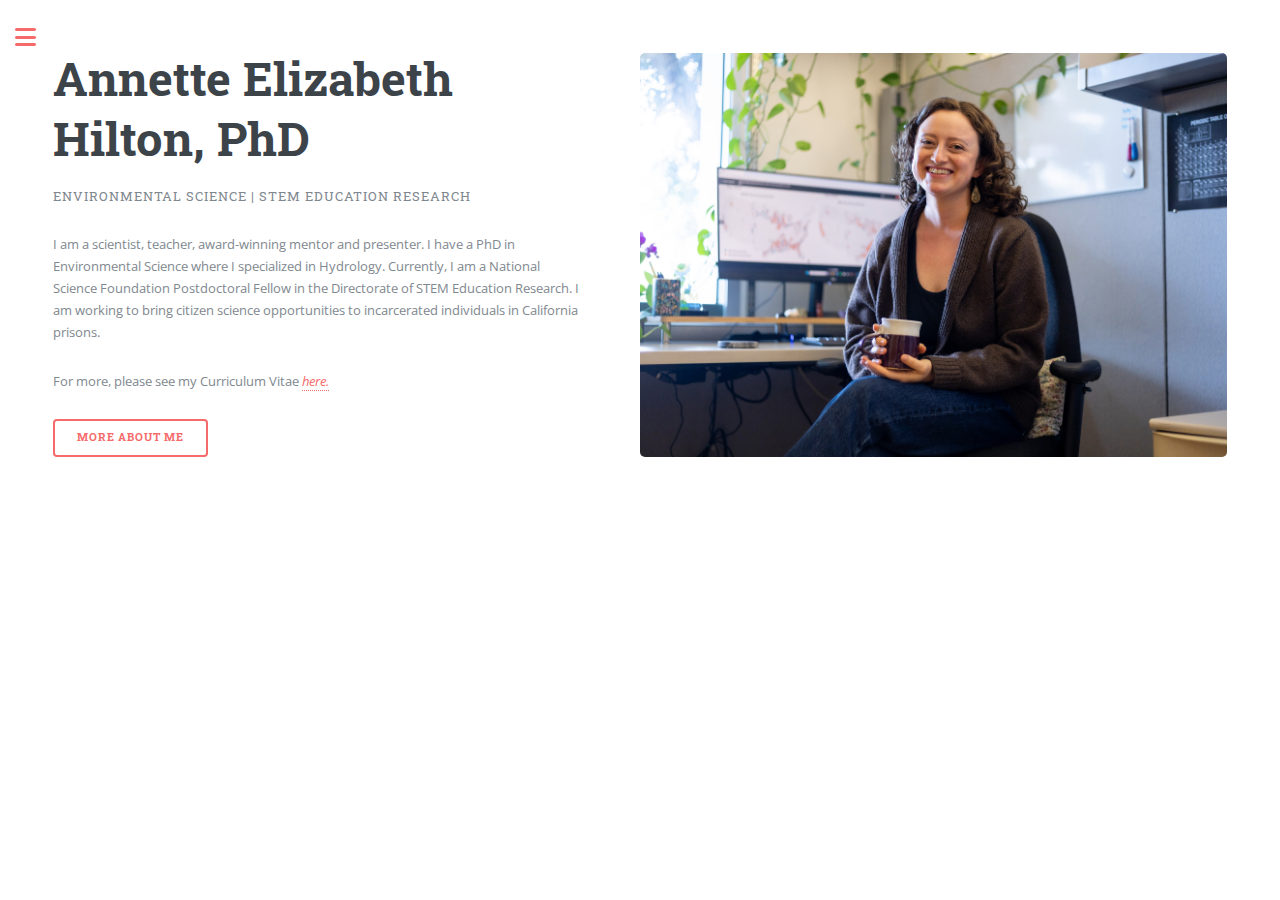
<file: index.html>
<!DOCTYPE HTML>
<html>
	<head>
		<title>Annette Hilton</title>
		<meta charset="utf-8" />
		<meta name="viewport" content="width=device-width, initial-scale=1, user-scalable=no" />
		<link rel="stylesheet" href="assets/css/main.css" />
		<!-- Link to Font Awesome -->
		<link rel="stylesheet" href="https://cdnjs.cloudflare.com/ajax/libs/font-awesome/6.0.0-beta3/css/all.min.css">
	</head>
	<body class="is-preload">

		<!-- Wrapper -->
			<div id="wrapper">

				<!-- Main -->
					<div id="main">
						<div class="inner">

							<!-- Banner -->
								<section id="banner">
									<div class="content">
										<header>
											<h1>Annette Elizabeth Hilton, PhD<br />
											</h1>
											<p>Environmental Science | STEM Education Research</p>
										</header>
										<p>I am a scientist, teacher, award-winning mentor and presenter. I have a PhD in Environmental Science where I specialized in Hydrology. Currently, I am a National Science Foundation Postdoctoral Fellow in the Directorate of STEM  Education Research. I am working to bring citizen science opportunities to incarcerated individuals in California prisons. </p>
										<p>For more, please see my Curriculum Vitae <a href="https://drive.google.com/file/d/1hvPy5SDttk682vygp_-8cpGNYX1-qVdU/view?usp=sharing"><i>here.</i></a></p>
										<ul class="actions">
											<li><a href="about.html" class="button big">More About Me</a></li>
										</ul>
									</div>
									<span class="image object">
										<img src="images/me_main_small.jpg" alt="" />
									</span>
								</section>


						</div>
					</div>

				<!-- Sidebar -->
					<div id="sidebar">
						<div class="inner">

							<!-- Menu -->
								<nav id="menu">
									<header class="major">
										<h2>Menu</h2>
									</header>
									<ul>
										<li><a href="index.html">Homepage</a></li>
										<li><a href="research.html">Research</a></li>
										<li><a href="teach_mentor.html">Teaching & Mentorship</a></li>
										<li><a href="equity.html">Education & Advocacy</a></li>
										<li><a href="sci_com.html">Science Communication</a></li>
									</ul>
								</nav>
								
						<!-- Section -->
								<section>
								    <header class="major">
								        <h2>Get in touch</h2>
								    </header>
								    <ul class="contact" style="line-height: 1.2; margin: 0; padding: 0;">
								        <li>
								            <i class="icon solid fa-envelope"></i> 
								            <a href="#">ahilton@ucsb.edu</a>
								        </li>
								        <li>
								            <i class="fa-brands fa-linkedin"></i> 
								            <a href="https://www.linkedin.com/in/annette-hilton">LinkedIn</a>
								        </li>
								        <li>
								            <i class="icon solid fa-home"></i> 
								            UC Davis Center for<br />
								            Community and Citizen Science<br />
								            Davis, CA 95618
								        </li>
								    </ul>
								</section>


							<!-- Footer -->
								<footer id="footer">
									<p class="copyright">&copy; Annette Hilton. All rights reserved. Design: <a href="https://html5up.net">HTML5 UP</a>.</p>
								</footer>

						</div>
					</div>

			</div>

		<!-- Scripts -->
			<script src="assets/js/jquery.min.js"></script>
			<script src="assets/js/browser.min.js"></script>
			<script src="assets/js/breakpoints.min.js"></script>
			<script src="assets/js/util.js"></script>
			<script src="assets/js/main.js"></script>

	</body>
</html>
</file>
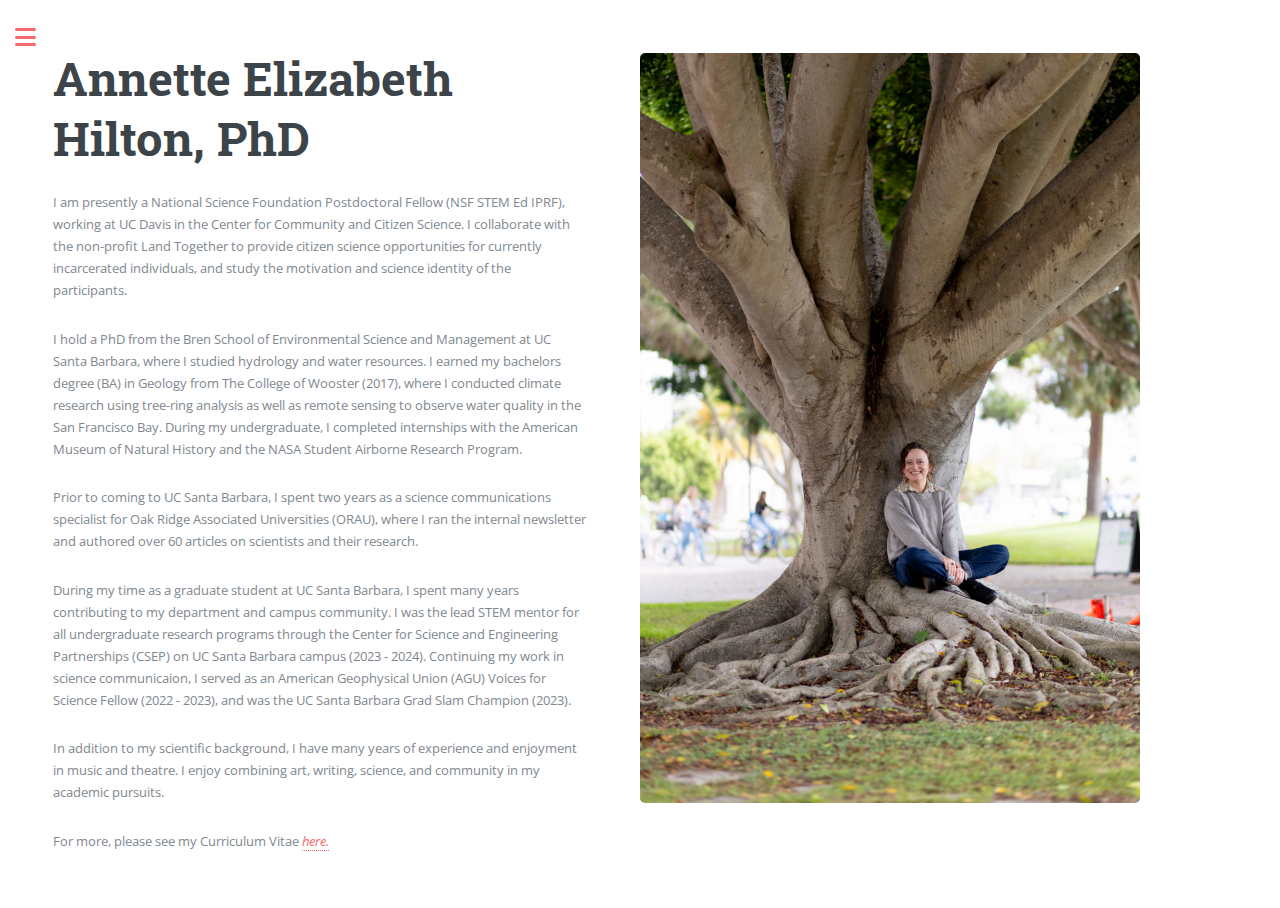
<file: about.html>
<!DOCTYPE HTML>
<html>
	<head>
		<title>Annette Hilton</title>
		<meta charset="utf-8" />
		<meta name="viewport" content="width=device-width, initial-scale=1, user-scalable=no" />
		<link rel="stylesheet" href="assets/css/main.css" />
		<!-- Link to Font Awesome -->
		<link rel="stylesheet" href="https://cdnjs.cloudflare.com/ajax/libs/font-awesome/6.0.0-beta3/css/all.min.css">
	</head>
	<body class="is-preload">

		<!-- Wrapper -->
			<div id="wrapper">

				<!-- Main -->
					<div id="main">
						<div class="inner">

							<!-- Banner -->
								<section id="banner">
									<div class="content">
										<header>
											<h1>Annette Elizabeth Hilton, PhD<br />
											</h1>
											
										</header>
										<p>I am presently a National Science Foundation Postdoctoral Fellow (NSF STEM Ed IPRF), working at UC Davis in the Center for Community and Citizen Science. I collaborate with the non-profit Land Together to provide citizen science opportunities for currently incarcerated individuals, and study the  motivation and science identity of the participants.</p>

										<p>I hold a PhD from the Bren School of Environmental Science and Management at UC Santa Barbara, where I studied hydrology and water resources. I earned my bachelors degree (BA) in Geology from The College of Wooster (2017), where I conducted climate research using tree-ring analysis as well as remote sensing to observe water quality in the San Francisco Bay. During my undergraduate, I completed internships with the American Museum of Natural History and the NASA Student Airborne Research Program. </p>
										<p> Prior to coming to UC Santa Barbara, I spent two years as a science communications specialist for Oak Ridge Associated Universities (ORAU), where I ran the internal newsletter and authored over 60 articles on scientists and their research.</p>

										<p>During my time as a graduate student at UC Santa Barbara, I spent many years contributing to my department and campus community. I was the lead STEM mentor for all undergraduate research programs through the Center for Science and Engineering Partnerships (CSEP) on UC Santa Barbara campus (2023 - 2024). Continuing my work in science communicaion, I served as an American Geophysical Union (AGU) Voices for Science Fellow (2022 - 2023), and was the UC Santa Barbara Grad Slam Champion (2023). 


										<p>In addition to my scientific background, I have many years of experience and enjoyment in music and theatre. I enjoy combining art, writing, science, and community in my academic pursuits.</p>
										<p>For more, please see my Curriculum Vitae <a href="https://drive.google.com/file/d/1hvPy5SDttk682vygp_-8cpGNYX1-qVdU/view?usp=sharing"><i>here.</i></a></p>

									</div>
									<span class="image object">
									<img src="images/aboutme.jpg" alt="" style="max-width: 500px; height: auto;" />
									</span>

								</section>

						</div>
					</div>

				<!-- Sidebar -->
					<div id="sidebar">
						<div class="inner">

							<!-- Menu -->
								<nav id="menu">
									<header class="major">
										<h2>Menu</h2>
									</header>
									<ul>
										<li><a href="index.html">Homepage</a></li>
										<li><a href="research.html">Research</a></li>
										<li><a href="teach_mentor.html">Teaching & Mentorship</a></li>
										<li><a href="equity.html">Education & Advocacy</a></li>
										<li><a href="sci_com.html">Science Communication</a></li>
									</ul>
								</nav>
								
						<!-- Section -->
								<section>
								    <header class="major">
								        <h2>Get in touch</h2>
								    </header>
								    <ul class="contact" style="line-height: 1.2; margin: 0; padding: 0;">
								        <li>
								            <i class="icon solid fa-envelope"></i> 
								            <a href="#">ahilton@ucsb.edu</a>
								        </li>
								        <li>
								            <i class="fa-brands fa-linkedin"></i> 
								            <a href="https://www.linkedin.com/in/annette-hilton">LinkedIn</a>
								        </li>
								        <li>
								            <i class="icon solid fa-home"></i> 
								            UC Davis Center for<br />
								            Community and Citizen Science<br />
								            Davis, CA 95618
								        </li>
								    </ul>
								</section>


							<!-- Footer -->
								<footer id="footer">
									<p class="copyright">&copy; Annette Hilton. All rights reserved. Design: <a href="https://html5up.net">HTML5 UP</a>.</p>
								</footer>

						</div>
					</div>

			</div>

		<!-- Scripts -->
			<script src="assets/js/jquery.min.js"></script>
			<script src="assets/js/browser.min.js"></script>
			<script src="assets/js/breakpoints.min.js"></script>
			<script src="assets/js/util.js"></script>
			<script src="assets/js/main.js"></script>

	</body>
</html>
</file>
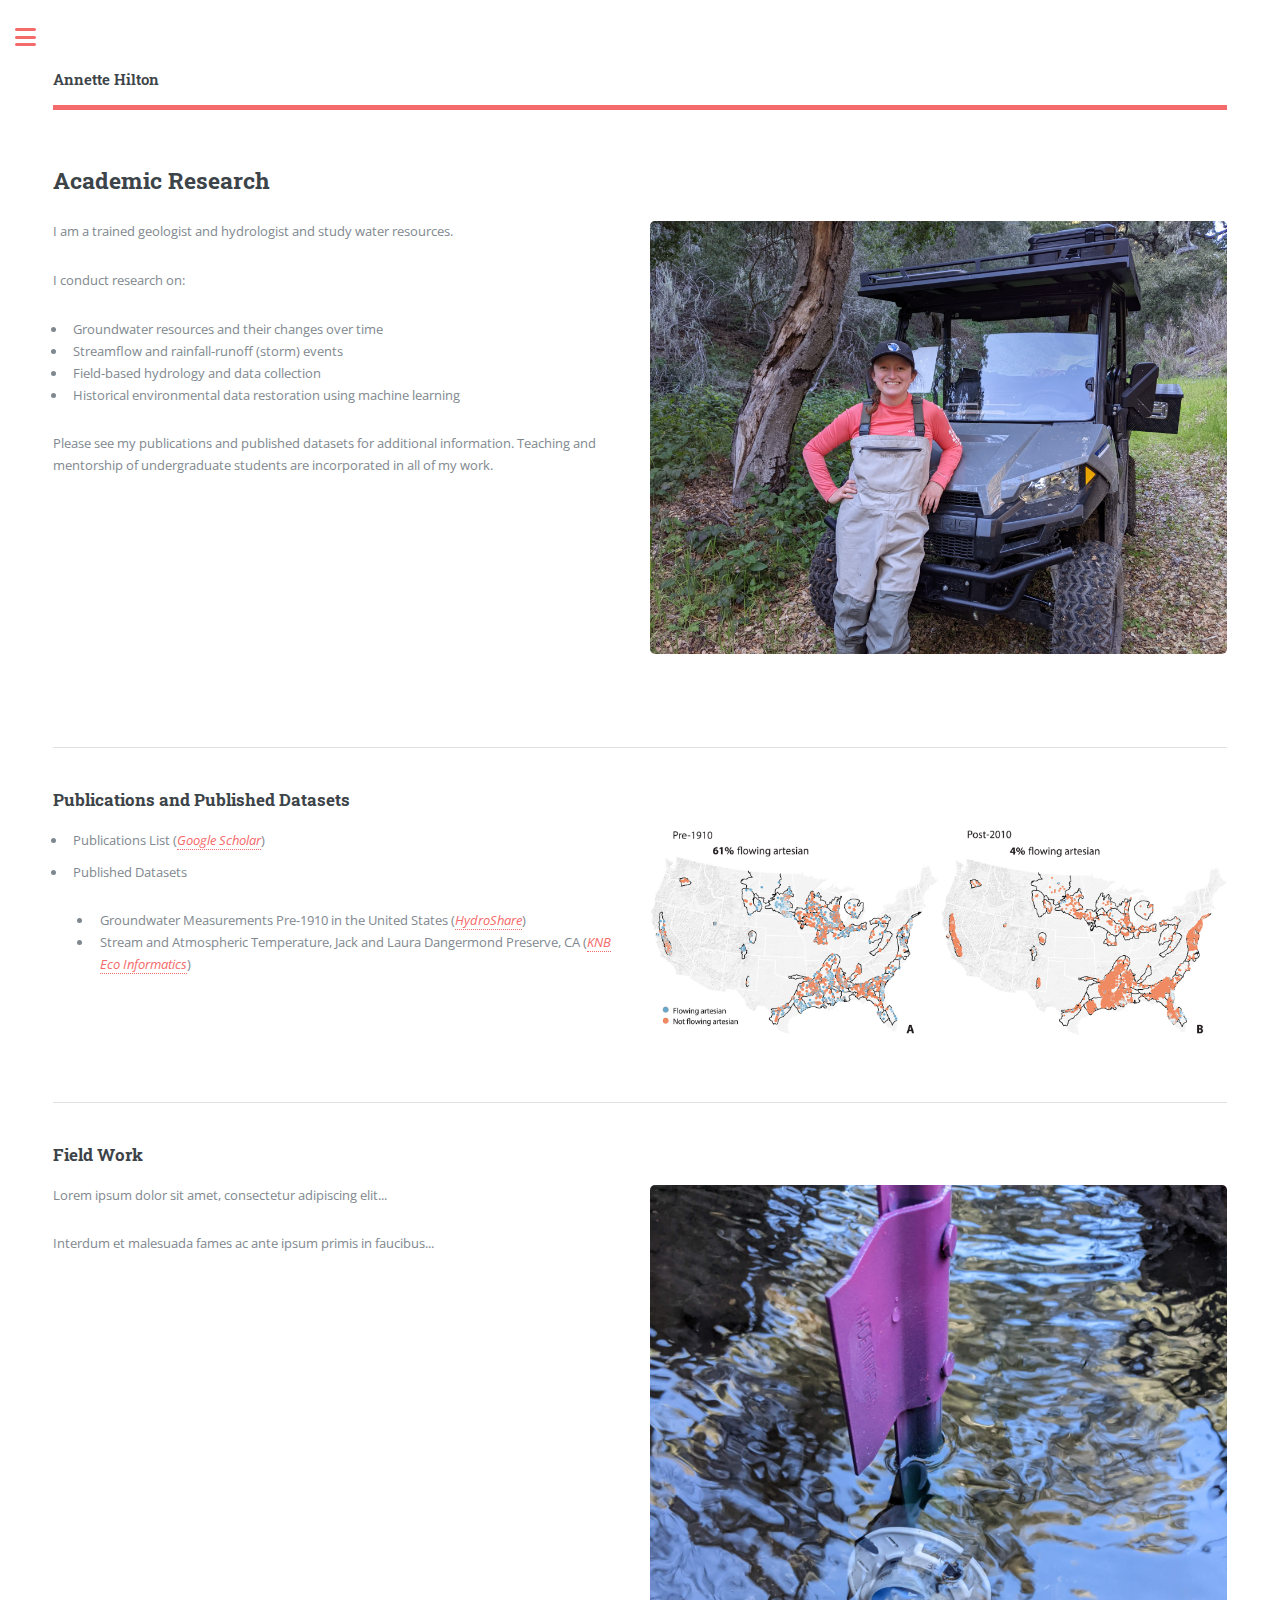
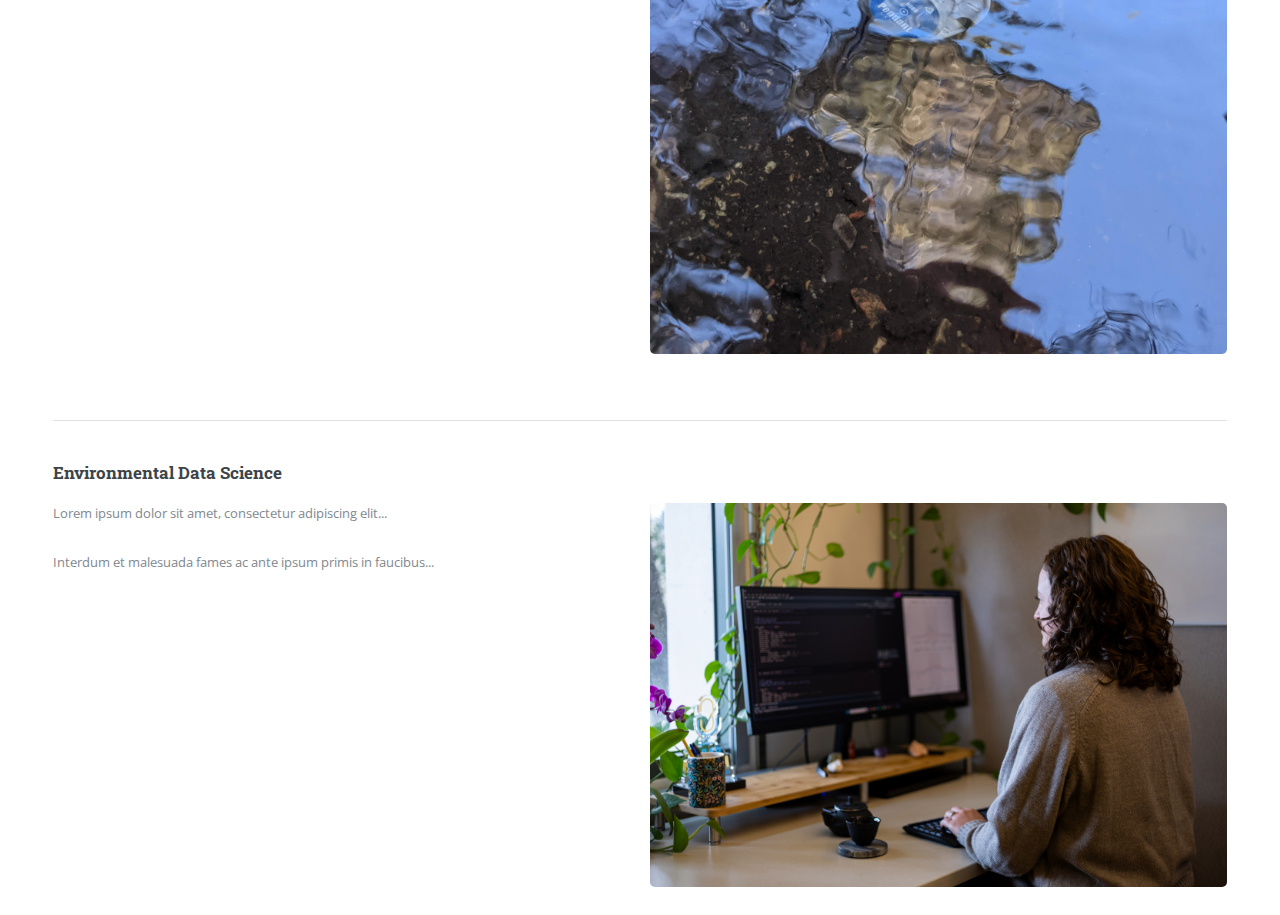
<file: research - Copy.html>
<!DOCTYPE HTML>

<html>
	<head>
		<title>Annette Hilton</title>
		<meta charset="utf-8" />
		<meta name="viewport" content="width=device-width, initial-scale=1, user-scalable=no" />
		<link rel="stylesheet" href="assets/css/main.css" />
		<!-- Link to Font Awesome -->
		<link rel="stylesheet" href="https://cdnjs.cloudflare.com/ajax/libs/font-awesome/6.0.0-beta3/css/all.min.css">
	</head>
	<body class="is-preload">

		<!-- Wrapper -->
			<div id="wrapper">

				<!-- Main -->
					<div id="main">
						<div class="inner">

							<!-- Header -->
								<header id="header">
									<a href="index.html" class="logo"><strong>Annette Hilton</strong></a>
								</header>
							<!-- Content -->
								<section>
								<header class="main">
									<h2>Academic Research</h2>
								</header>
							<div class="row">
							<div class="col-6 col-12-medium">
							    <p>I am a trained geologist and hydrologist and study water resources.</p>
							    <p>I conduct research on:</p>
							    <ul>
							        <li>Groundwater resources and their changes over time</li>
							        <li>Streamflow and rainfall-runoff (storm) events</li>
							        <li>Field-based hydrology and data collection</li>
							        <li>Historical environmental data restoration using machine learning</li>
							    </ul>
							    <p>Please see my publications and published datasets for additional information. Teaching and mentorship of undergraduate students are incorporated in all of my work.</p>
							</div>

									<div class="col-6 col-12-medium">
										<span class="image fit"><img src="images/fieldwork.jpg" alt="" /></span>
									</div>
								</div>
							</section>

							<hr class="major" />
									<h3>Publications and Published Datasets </h3>
									<div class="row">
									    <div class="col-6 col-12-medium">
									        <ul>
									            <li>
									                Publications List (<a href="https://scholar.google.com/citations?user=L1YhqBIAAAAJ&hl=en"><i>Google Scholar</i></a>)
									            </li>
									            <li style="margin-top: 10px;"> <!-- Add space between the two list items -->
									                <p>Published Datasets</p>
									                <ul style="margin-top: 0; padding-left: 20px;"> <!-- Reduce space above sublist -->
									                    <li>Groundwater Measurements Pre-1910 in the United States (<a href="https://www.hydroshare.org/resource/aa4e4025797c45939ae0a91a580f2aea/"><i>HydroShare</i></a>)</li>
									                    <li>Stream and Atmospheric Temperature, Jack and Laura Dangermond Preserve, CA (<a href="https://knb.ecoinformatics.org/view/doi:10.5063/F1FF3QTJ"><i>KNB Eco Informatics</i></a>)</li>
									                </ul>
									            </li>
									        </ul>
									    </div>
									    <div class="col-6 col-12-medium">
									        <span class="image fit custom-img"><img src="images/sciadv.jpg" alt="" /></span>
									    </div>
									</div>


						<hr class="major" />
						<h3>Field Work</h3>
							<div class="row">
							    <div class="col-6 col-12-medium">
							        <p>Lorem ipsum dolor sit amet, consectetur adipiscing elit...</p>
							        <p>Interdum et malesuada fames ac ante ipsum primis in faucibus...</p>
							    </div>
							    <div class="col-6 col-12-medium">
							        <span class="image fit custom-img custom-img-small"><img src="images/jldp.jpg" alt="" /></span>
							    </div>
							</div>


							<hr class="major" />

							<h3>Environmental Data Science </h3>
							<div class="row">
								<div class="col-6 col-12-medium">
									<p>Lorem ipsum dolor sit amet, consectetur adipiscing elit...</p>
									<p>Interdum et malesuada fames ac ante ipsum primis in faucibus...</p>
								</div>
								<div class="col-6 col-12-medium">
									<span class="image fit custom-img"><img src="images/research_small.jpg" alt="" /></span>

								</div>
							</div>

								</section>

						</div>
					</div>

				<!-- Sidebar -->
					<div id="sidebar">
						<div class="inner">

							<!-- Search -->
								<section id="search" class="alt">
									<form method="post" action="#">
										<input type="text" name="query" id="query" placeholder="Search" />
									</form>
								</section>

								<!-- Menu -->
								<nav id="menu">
									<header class="major">
										<h2>Menu</h2>
									</header>
									<ul>
										<li><a href="index.html">Homepage</a></li>
										<li><a href="research.html">Research</a></li>
										<li><a href="teach_mentor.html">Teaching & Mentorship</a></li>
										<li><a href="equity.html">Equity & Advocacy</a></li>
										<li><a href="sci_com.html">Science Communication</a></li>
									</ul>
								</nav>

							<!-- Section -->
								<section>
								    <header class="major">
								        <h2>Get in touch</h2>
								    </header>
								    <ul class="contact" style="line-height: 1.1; margin: 0; padding: 0; gap: 0.2em;">

								        <li>
								            <i class="icon solid fa-envelope"></i> 
								            <a href="#">ahilton@ucsb.edu</a>
								        </li>
								        <li>
								            <i class="fa-brands fa-linkedin"></i> 
								            <a href="https://www.linkedin.com/in/annette-hilton">LinkedIn</a>
								        </li>
								        <li>
								            <i class="icon solid fa-home"></i> 
								            Bren School, UCSB<br />
								            Santa Barbara, CA 93106
								        </li>
								    </ul>
								</section>

							<!-- Footer -->
								<footer id="footer">
									<p class="copyright">&copy; Annette Hilton. All rights reserved. </a> Design: <a href="https://html5up.net">HTML5 UP</a>.</p>
								</footer>

						</div>
					</div>

			</div>

		<!-- Scripts -->
			<script src="assets/js/jquery.min.js"></script>
			<script src="assets/js/browser.min.js"></script>
			<script src="assets/js/breakpoints.min.js"></script>
			<script src="assets/js/util.js"></script>
			<script src="assets/js/main.js"></script>

	</body>
</html>
</file>
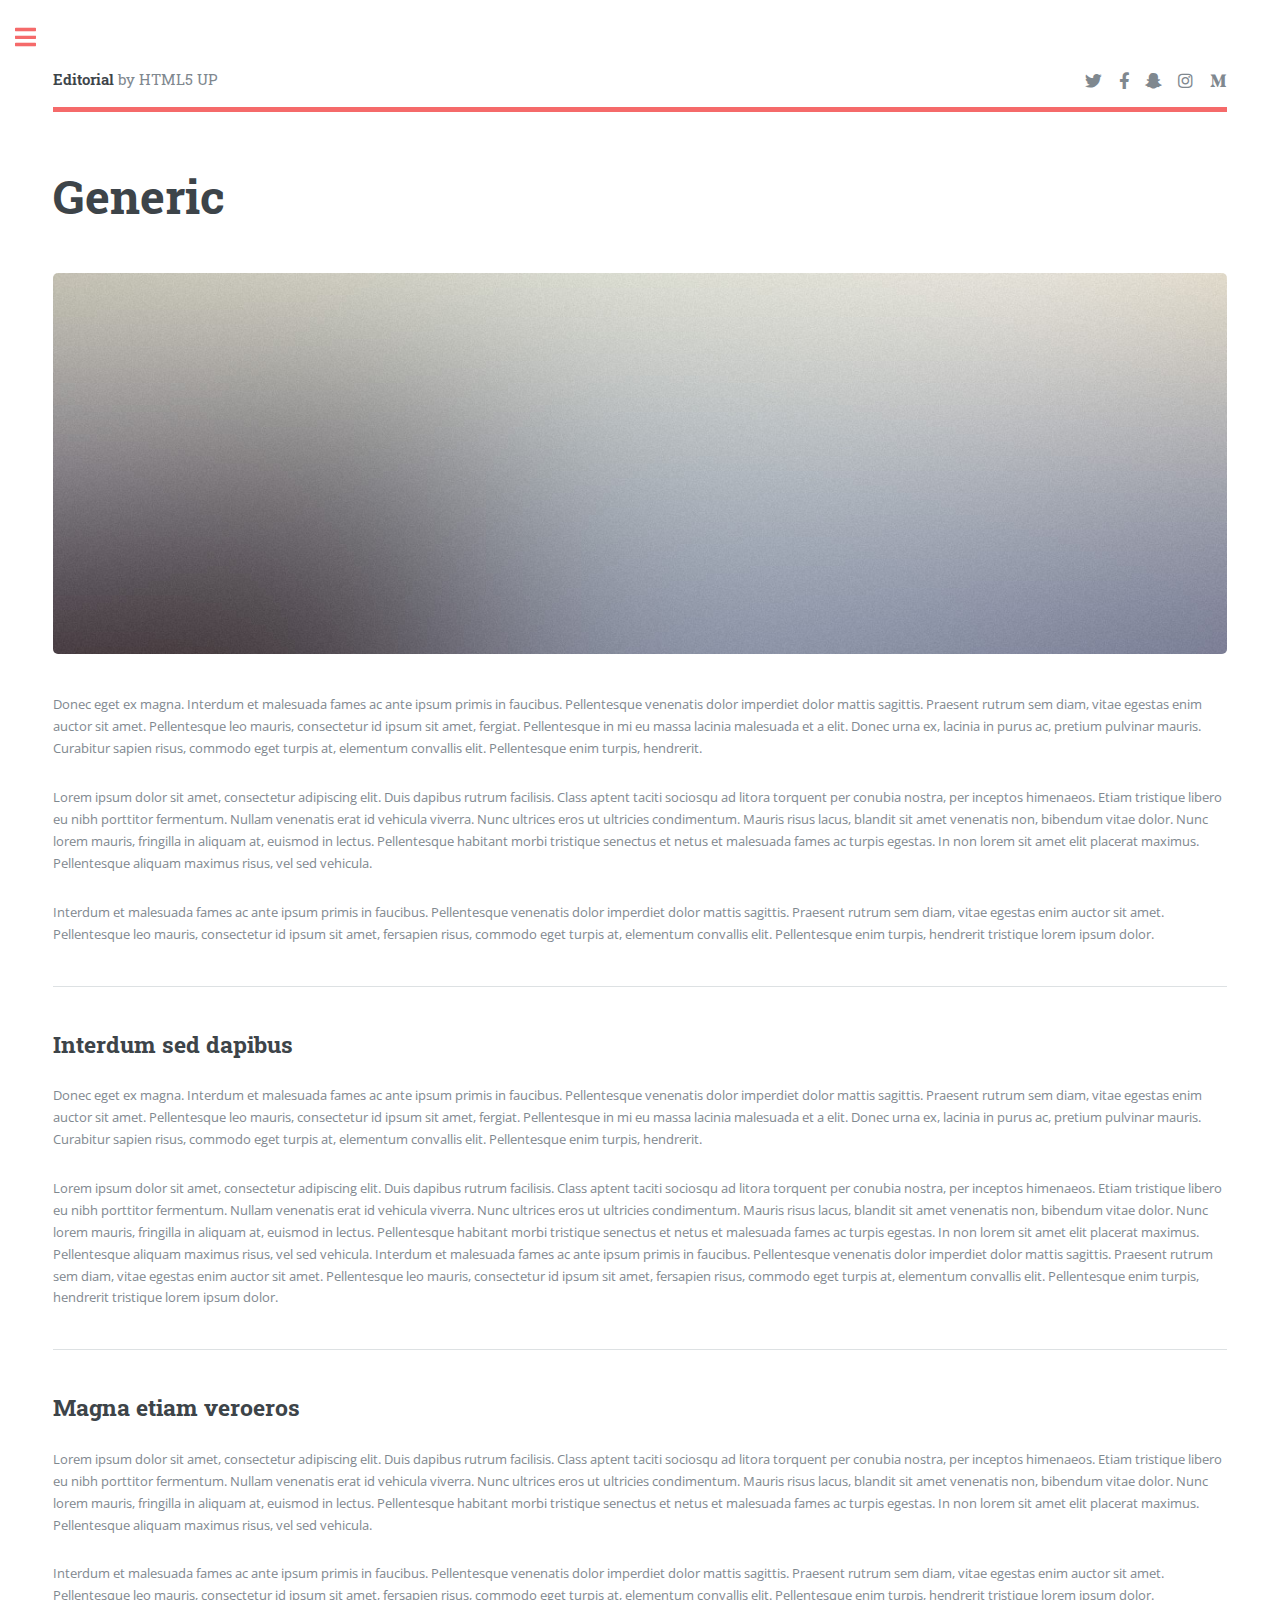
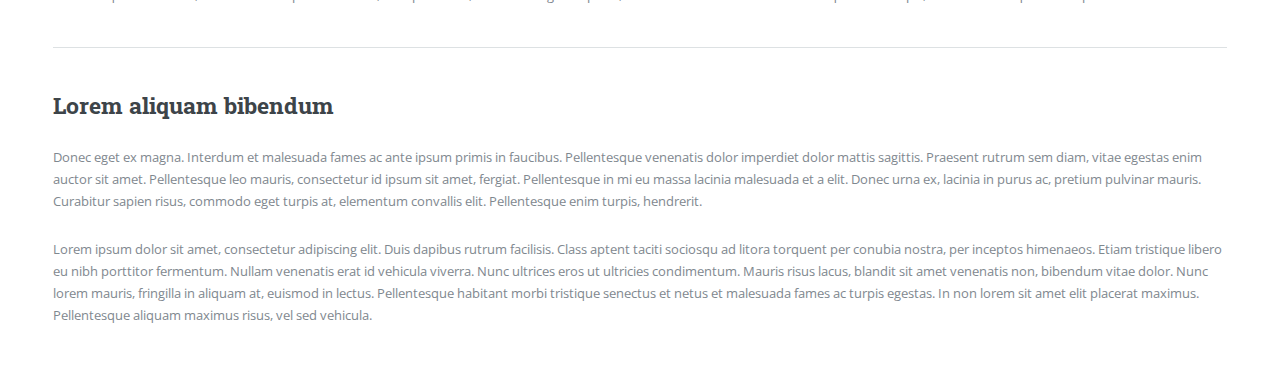
<file: research.html>
<!DOCTYPE HTML>
<!--
	Editorial by HTML5 UP
	html5up.net | @ajlkn
	Free for personal and commercial use under the CCA 3.0 license (html5up.net/license)
-->
<html>
	<head>
		<title>Generic - Editorial by HTML5 UP</title>
		<meta charset="utf-8" />
		<meta name="viewport" content="width=device-width, initial-scale=1, user-scalable=no" />
		<link rel="stylesheet" href="assets/css/main.css" />
	</head>
	<body class="is-preload">

		<!-- Wrapper -->
			<div id="wrapper">

				<!-- Main -->
					<div id="main">
						<div class="inner">

							<!-- Header -->
								<header id="header">
									<a href="index.html" class="logo"><strong>Editorial</strong> by HTML5 UP</a>
									<ul class="icons">
										<li><a href="#" class="icon brands fa-twitter"><span class="label">Twitter</span></a></li>
										<li><a href="#" class="icon brands fa-facebook-f"><span class="label">Facebook</span></a></li>
										<li><a href="#" class="icon brands fa-snapchat-ghost"><span class="label">Snapchat</span></a></li>
										<li><a href="#" class="icon brands fa-instagram"><span class="label">Instagram</span></a></li>
										<li><a href="#" class="icon brands fa-medium-m"><span class="label">Medium</span></a></li>
									</ul>
								</header>

							<!-- Content -->
								<section>
									<header class="main">
										<h1>Generic</h1>
									</header>

									<span class="image main"><img src="images/pic11.jpg" alt="" /></span>

									<p>Donec eget ex magna. Interdum et malesuada fames ac ante ipsum primis in faucibus. Pellentesque venenatis dolor imperdiet dolor mattis sagittis. Praesent rutrum sem diam, vitae egestas enim auctor sit amet. Pellentesque leo mauris, consectetur id ipsum sit amet, fergiat. Pellentesque in mi eu massa lacinia malesuada et a elit. Donec urna ex, lacinia in purus ac, pretium pulvinar mauris. Curabitur sapien risus, commodo eget turpis at, elementum convallis elit. Pellentesque enim turpis, hendrerit.</p>
									<p>Lorem ipsum dolor sit amet, consectetur adipiscing elit. Duis dapibus rutrum facilisis. Class aptent taciti sociosqu ad litora torquent per conubia nostra, per inceptos himenaeos. Etiam tristique libero eu nibh porttitor fermentum. Nullam venenatis erat id vehicula viverra. Nunc ultrices eros ut ultricies condimentum. Mauris risus lacus, blandit sit amet venenatis non, bibendum vitae dolor. Nunc lorem mauris, fringilla in aliquam at, euismod in lectus. Pellentesque habitant morbi tristique senectus et netus et malesuada fames ac turpis egestas. In non lorem sit amet elit placerat maximus. Pellentesque aliquam maximus risus, vel sed vehicula.</p>
									<p>Interdum et malesuada fames ac ante ipsum primis in faucibus. Pellentesque venenatis dolor imperdiet dolor mattis sagittis. Praesent rutrum sem diam, vitae egestas enim auctor sit amet. Pellentesque leo mauris, consectetur id ipsum sit amet, fersapien risus, commodo eget turpis at, elementum convallis elit. Pellentesque enim turpis, hendrerit tristique lorem ipsum dolor.</p>

									<hr class="major" />

									<h2>Interdum sed dapibus</h2>
									<p>Donec eget ex magna. Interdum et malesuada fames ac ante ipsum primis in faucibus. Pellentesque venenatis dolor imperdiet dolor mattis sagittis. Praesent rutrum sem diam, vitae egestas enim auctor sit amet. Pellentesque leo mauris, consectetur id ipsum sit amet, fergiat. Pellentesque in mi eu massa lacinia malesuada et a elit. Donec urna ex, lacinia in purus ac, pretium pulvinar mauris. Curabitur sapien risus, commodo eget turpis at, elementum convallis elit. Pellentesque enim turpis, hendrerit.</p>
									<p>Lorem ipsum dolor sit amet, consectetur adipiscing elit. Duis dapibus rutrum facilisis. Class aptent taciti sociosqu ad litora torquent per conubia nostra, per inceptos himenaeos. Etiam tristique libero eu nibh porttitor fermentum. Nullam venenatis erat id vehicula viverra. Nunc ultrices eros ut ultricies condimentum. Mauris risus lacus, blandit sit amet venenatis non, bibendum vitae dolor. Nunc lorem mauris, fringilla in aliquam at, euismod in lectus. Pellentesque habitant morbi tristique senectus et netus et malesuada fames ac turpis egestas. In non lorem sit amet elit placerat maximus. Pellentesque aliquam maximus risus, vel sed vehicula. Interdum et malesuada fames ac ante ipsum primis in faucibus. Pellentesque venenatis dolor imperdiet dolor mattis sagittis. Praesent rutrum sem diam, vitae egestas enim auctor sit amet. Pellentesque leo mauris, consectetur id ipsum sit amet, fersapien risus, commodo eget turpis at, elementum convallis elit. Pellentesque enim turpis, hendrerit tristique lorem ipsum dolor.</p>

									<hr class="major" />

									<h2>Magna etiam veroeros</h2>
									<p>Lorem ipsum dolor sit amet, consectetur adipiscing elit. Duis dapibus rutrum facilisis. Class aptent taciti sociosqu ad litora torquent per conubia nostra, per inceptos himenaeos. Etiam tristique libero eu nibh porttitor fermentum. Nullam venenatis erat id vehicula viverra. Nunc ultrices eros ut ultricies condimentum. Mauris risus lacus, blandit sit amet venenatis non, bibendum vitae dolor. Nunc lorem mauris, fringilla in aliquam at, euismod in lectus. Pellentesque habitant morbi tristique senectus et netus et malesuada fames ac turpis egestas. In non lorem sit amet elit placerat maximus. Pellentesque aliquam maximus risus, vel sed vehicula.</p>
									<p>Interdum et malesuada fames ac ante ipsum primis in faucibus. Pellentesque venenatis dolor imperdiet dolor mattis sagittis. Praesent rutrum sem diam, vitae egestas enim auctor sit amet. Pellentesque leo mauris, consectetur id ipsum sit amet, fersapien risus, commodo eget turpis at, elementum convallis elit. Pellentesque enim turpis, hendrerit tristique lorem ipsum dolor.</p>

									<hr class="major" />

									<h2>Lorem aliquam bibendum</h2>
									<p>Donec eget ex magna. Interdum et malesuada fames ac ante ipsum primis in faucibus. Pellentesque venenatis dolor imperdiet dolor mattis sagittis. Praesent rutrum sem diam, vitae egestas enim auctor sit amet. Pellentesque leo mauris, consectetur id ipsum sit amet, fergiat. Pellentesque in mi eu massa lacinia malesuada et a elit. Donec urna ex, lacinia in purus ac, pretium pulvinar mauris. Curabitur sapien risus, commodo eget turpis at, elementum convallis elit. Pellentesque enim turpis, hendrerit.</p>
									<p>Lorem ipsum dolor sit amet, consectetur adipiscing elit. Duis dapibus rutrum facilisis. Class aptent taciti sociosqu ad litora torquent per conubia nostra, per inceptos himenaeos. Etiam tristique libero eu nibh porttitor fermentum. Nullam venenatis erat id vehicula viverra. Nunc ultrices eros ut ultricies condimentum. Mauris risus lacus, blandit sit amet venenatis non, bibendum vitae dolor. Nunc lorem mauris, fringilla in aliquam at, euismod in lectus. Pellentesque habitant morbi tristique senectus et netus et malesuada fames ac turpis egestas. In non lorem sit amet elit placerat maximus. Pellentesque aliquam maximus risus, vel sed vehicula.</p>

								</section>

						</div>
					</div>

				<!-- Sidebar -->
					<div id="sidebar">
						<div class="inner">

							<!-- Search -->
								<section id="search" class="alt">
									<form method="post" action="#">
										<input type="text" name="query" id="query" placeholder="Search" />
									</form>
								</section>

							<!-- Menu -->
								<nav id="menu">
									<header class="major">
										<h2>Menu</h2>
									</header>
									<ul>
										<li><a href="index.html">Homepage</a></li>
										<li><a href="generic.html">Generic</a></li>
										<li><a href="elements.html">Elements</a></li>
										<li>
											<span class="opener">Submenu</span>
											<ul>
												<li><a href="#">Lorem Dolor</a></li>
												<li><a href="#">Ipsum Adipiscing</a></li>
												<li><a href="#">Tempus Magna</a></li>
												<li><a href="#">Feugiat Veroeros</a></li>
											</ul>
										</li>
										<li><a href="#">Etiam Dolore</a></li>
										<li><a href="#">Adipiscing</a></li>
										<li>
											<span class="opener">Another Submenu</span>
											<ul>
												<li><a href="#">Lorem Dolor</a></li>
												<li><a href="#">Ipsum Adipiscing</a></li>
												<li><a href="#">Tempus Magna</a></li>
												<li><a href="#">Feugiat Veroeros</a></li>
											</ul>
										</li>
										<li><a href="#">Maximus Erat</a></li>
										<li><a href="#">Sapien Mauris</a></li>
										<li><a href="#">Amet Lacinia</a></li>
									</ul>
								</nav>

							<!-- Section -->
								<section>
									<header class="major">
										<h2>Ante interdum</h2>
									</header>
									<div class="mini-posts">
										<article>
											<a href="#" class="image"><img src="images/pic07.jpg" alt="" /></a>
											<p>Aenean ornare velit lacus, ac varius enim lorem ullamcorper dolore aliquam.</p>
										</article>
										<article>
											<a href="#" class="image"><img src="images/pic08.jpg" alt="" /></a>
											<p>Aenean ornare velit lacus, ac varius enim lorem ullamcorper dolore aliquam.</p>
										</article>
										<article>
											<a href="#" class="image"><img src="images/pic09.jpg" alt="" /></a>
											<p>Aenean ornare velit lacus, ac varius enim lorem ullamcorper dolore aliquam.</p>
										</article>
									</div>
									<ul class="actions">
										<li><a href="#" class="button">More</a></li>
									</ul>
								</section>

							<!-- Section -->
								<section>
									<header class="major">
										<h2>Get in touch</h2>
									</header>
									<p>Sed varius enim lorem ullamcorper dolore aliquam aenean ornare velit lacus, ac varius enim lorem ullamcorper dolore. Proin sed aliquam facilisis ante interdum. Sed nulla amet lorem feugiat tempus aliquam.</p>
									<ul class="contact">
										<li class="icon solid fa-envelope"><a href="#">information@untitled.tld</a></li>
										<li class="icon solid fa-phone">(000) 000-0000</li>
										<li class="icon solid fa-home">1234 Somewhere Road #8254<br />
										Nashville, TN 00000-0000</li>
									</ul>
								</section>

							<!-- Footer -->
								<footer id="footer">
									<p class="copyright">&copy; Untitled. All rights reserved. Demo Images: <a href="https://unsplash.com">Unsplash</a>. Design: <a href="https://html5up.net">HTML5 UP</a>.</p>
								</footer>

						</div>
					</div>

			</div>

		<!-- Scripts -->
			<script src="assets/js/jquery.min.js"></script>
			<script src="assets/js/browser.min.js"></script>
			<script src="assets/js/breakpoints.min.js"></script>
			<script src="assets/js/util.js"></script>
			<script src="assets/js/main.js"></script>

	</body>
</html>
</file>
<file: assets/css/main.css>
@import url(fontawesome-all.min.css);
@import url("https://fonts.googleapis.com/css?family=Open+Sans:400,600,400italic,600italic|Roboto+Slab:400,700");
/*
	Editorial by HTML5 UP
	html5up.net | @ajlkn
	Free for personal and commercial use under the CCA 3.0 license (html5up.net/license)
*/
html, body, div, span, applet, object,
iframe, h1, h2, h3, h4, h5, h6, p, blockquote,
pre, a, abbr, acronym, address, big, cite,
code, del, dfn, em, img, ins, kbd, q, s, samp,
small, strike, strong, sub, sup, tt, var, b,
u, i, center, dl, dt, dd, ol, ul, li, fieldset,
form, label, legend, table, caption, tbody,
tfoot, thead, tr, th, td, article, aside,
canvas, details, embed, figure, figcaption,
footer, header, hgroup, menu, nav, output, ruby,
section, summary, time, mark, audio, video {
  margin: 0;
  padding: 0;
  border: 0;
  font-size: 100%;
  font: inherit;
  vertical-align: baseline; }

article, aside, details, figcaption, figure,
footer, header, hgroup, menu, nav, section {
  display: block; }

body {
  line-height: 1; }

ol, ul {
  list-style: none; }

blockquote, q {
  quotes: none; }
  blockquote:before, blockquote:after, q:before, q:after {
    content: '';
    content: none; }

table {
  border-collapse: collapse;
  border-spacing: 0; }

body {
  -webkit-text-size-adjust: none; }

mark {
  background-color: transparent;
  color: inherit; }

input::-moz-focus-inner {
  border: 0;
  padding: 0; }

input, select, textarea {
  -moz-appearance: none;
  -webkit-appearance: none;
  -ms-appearance: none;
  appearance: none; }

/* Basic */
@-ms-viewport {
  width: device-width; }

body {
  -ms-overflow-style: scrollbar; }

@media screen and (max-width: 480px) {
  html, body {
    min-width: 320px; } }

html {
  box-sizing: border-box; }

*, *:before, *:after {
  box-sizing: inherit; }

body {
  background: #ffffff; }
  body.is-preload *, body.is-preload *:before, body.is-preload *:after, body.is-resizing *, body.is-resizing *:before, body.is-resizing *:after {
    -moz-animation: none !important;
    -webkit-animation: none !important;
    -ms-animation: none !important;
    animation: none !important;
    -moz-transition: none !important;
    -webkit-transition: none !important;
    -ms-transition: none !important;
    transition: none !important; }

/* Type */
body, input, select, textarea {
  color: #7f888f;
  font-family: "Open Sans", sans-serif;
  font-size: 13pt;
  font-weight: 400;
  line-height: 1.65; }
  @media screen and (max-width: 1680px) {
    body, input, select, textarea {
      font-size: 11pt; } }
  @media screen and (max-width: 1280px) {
    body, input, select, textarea {
      font-size: 10pt; } }
  @media screen and (max-width: 360px) {
    body, input, select, textarea {
      font-size: 9pt; } }

a {
  -moz-transition: color 0.2s ease-in-out, border-bottom-color 0.2s ease-in-out;
  -webkit-transition: color 0.2s ease-in-out, border-bottom-color 0.2s ease-in-out;
  -ms-transition: color 0.2s ease-in-out, border-bottom-color 0.2s ease-in-out;
  transition: color 0.2s ease-in-out, border-bottom-color 0.2s ease-in-out;
  border-bottom: dotted 1px;
  color: #f56a6a;
  text-decoration: none; }
  a:hover {
    border-bottom-color: #f56a6a;
    color: #f56a6a !important; }
    a:hover strong {
      color: inherit; }

strong, b {
  color: #3d4449;
  font-weight: 600; }

em, i {
  font-style: italic; }

p {
  margin: 0 0 2em 0; }

h1, h2, h3, h4, h5, h6 {
  color: #3d4449;
  font-family: "Roboto Slab", serif;
  font-weight: 700;
  line-height: 1.5;
  margin: 0 0 1em 0; }
  h1 a, h2 a, h3 a, h4 a, h5 a, h6 a {
    color: inherit;
    text-decoration: none;
    border-bottom: 0; }

h1 {
  font-size: 4em;
  margin: 0 0 0.5em 0;
  line-height: 1.3; }

h2 {
  font-size: 1.75em; }

h3 {
  font-size: 1.25em; }

h4 {
  font-size: 1.1em; }

h5 {
  font-size: 0.9em; }

h6 {
  font-size: 0.7em; }

@media screen and (max-width: 1680px) {
  h1 {
    font-size: 3.5em; } }

@media screen and (max-width: 980px) {
  h1 {
    font-size: 3.25em; } }

@media screen and (max-width: 736px) {
  h1 {
    font-size: 2em;
    line-height: 1.4; }
  h2 {
    font-size: 1.5em; } }

sub {
  font-size: 0.8em;
  position: relative;
  top: 0.5em; }

sup {
  font-size: 0.8em;
  position: relative;
  top: -0.5em; }

blockquote {
  border-left: solid 3px rgba(210, 215, 217, 0.75);
  font-style: italic;
  margin: 0 0 2em 0;
  padding: 0.5em 0 0.5em 2em; }

code {
  background: rgba(230, 235, 237, 0.25);
  border-radius: 0.375em;
  border: solid 1px rgba(210, 215, 217, 0.75);
  font-family: "Courier New", monospace;
  font-size: 0.9em;
  margin: 0 0.25em;
  padding: 0.25em 0.65em; }

pre {
  -webkit-overflow-scrolling: touch;
  font-family: "Courier New", monospace;
  font-size: 0.9em;
  margin: 0 0 2em 0; }
  pre code {
    display: block;
    line-height: 1.75;
    padding: 1em 1.5em;
    overflow-x: auto; }

hr {
  border: 0;
  border-bottom: solid 1px rgba(210, 215, 217, 0.75);
  margin: 2em 0; }
  hr.major {
    margin: 3em 0; }

.align-left {
  text-align: left; }

.align-center {
  text-align: center; }

.align-right {
  text-align: right; }

/* Row */
.row {
  display: flex;
  flex-wrap: wrap;
  box-sizing: border-box;
  align-items: stretch; }
  .row > * {
    box-sizing: border-box; }
  .row.gtr-uniform > * > :last-child {
    margin-bottom: 0; }
  .row.aln-left {
    justify-content: flex-start; }
  .row.aln-center {
    justify-content: center; }
  .row.aln-right {
    justify-content: flex-end; }
  .row.aln-top {
    align-items: flex-start; }
  .row.aln-middle {
    align-items: center; }
  .row.aln-bottom {
    align-items: flex-end; }
  .row > .imp {
    order: -1; }
  .row > .col-1 {
    width: 8.33333%; }
  .row > .off-1 {
    margin-left: 8.33333%; }
  .row > .col-2 {
    width: 16.66667%; }
  .row > .off-2 {
    margin-left: 16.66667%; }
  .row > .col-3 {
    width: 25%; }
  .row > .off-3 {
    margin-left: 25%; }
  .row > .col-4 {
    width: 33.33333%; }
  .row > .off-4 {
    margin-left: 33.33333%; }
  .row > .col-5 {
    width: 41.66667%; }
  .row > .off-5 {
    margin-left: 41.66667%; }
  .row > .col-6 {
    width: 50%; }
  .row > .off-6 {
    margin-left: 50%; }
  .row > .col-7 {
    width: 58.33333%; }
  .row > .off-7 {
    margin-left: 58.33333%; }
  .row > .col-8 {
    width: 66.66667%; }
  .row > .off-8 {
    margin-left: 66.66667%; }
  .row > .col-9 {
    width: 75%; }
  .row > .off-9 {
    margin-left: 75%; }
  .row > .col-10 {
    width: 83.33333%; }
  .row > .off-10 {
    margin-left: 83.33333%; }
  .row > .col-11 {
    width: 91.66667%; }
  .row > .off-11 {
    margin-left: 91.66667%; }
  .row > .col-12 {
    width: 100%; }
  .row > .off-12 {
    margin-left: 100%; }
  .row.gtr-0 {
    margin-top: 0;
    margin-left: 0em; }
    .row.gtr-0 > * {
      padding: 0 0 0 0em; }
    .row.gtr-0.gtr-uniform {
      margin-top: 0em; }
      .row.gtr-0.gtr-uniform > * {
        padding-top: 0em; }
  .row.gtr-25 {
    margin-top: 0;
    margin-left: -0.375em; }
    .row.gtr-25 > * {
      padding: 0 0 0 0.375em; }
    .row.gtr-25.gtr-uniform {
      margin-top: -0.375em; }
      .row.gtr-25.gtr-uniform > * {
        padding-top: 0.375em; }
  .row.gtr-50 {
    margin-top: 0;
    margin-left: -0.75em; }
    .row.gtr-50 > * {
      padding: 0 0 0 0.75em; }
    .row.gtr-50.gtr-uniform {
      margin-top: -0.75em; }
      .row.gtr-50.gtr-uniform > * {
        padding-top: 0.75em; }
  .row {
    margin-top: 0;
    margin-left: -1.5em; }
    .row > * {
      padding: 0 0 0 1.5em; }
    .row.gtr-uniform {
      margin-top: -1.5em; }
      .row.gtr-uniform > * {
        padding-top: 1.5em; }
  .row.gtr-150 {
    margin-top: 0;
    margin-left: -2.25em; }
    .row.gtr-150 > * {
      padding: 0 0 0 2.25em; }
    .row.gtr-150.gtr-uniform {
      margin-top: -2.25em; }
      .row.gtr-150.gtr-uniform > * {
        padding-top: 2.25em; }
  .row.gtr-200 {
    margin-top: 0;
    margin-left: -3em; }
    .row.gtr-200 > * {
      padding: 0 0 0 3em; }
    .row.gtr-200.gtr-uniform {
      margin-top: -3em; }
      .row.gtr-200.gtr-uniform > * {
        padding-top: 3em; }
  @media screen and (max-width: 1680px) {
    .row {
      display: flex;
      flex-wrap: wrap;
      box-sizing: border-box;
      align-items: stretch; }
      .row > * {
        box-sizing: border-box; }
      .row.gtr-uniform > * > :last-child {
        margin-bottom: 0; }
      .row.aln-left {
        justify-content: flex-start; }
      .row.aln-center {
        justify-content: center; }
      .row.aln-right {
        justify-content: flex-end; }
      .row.aln-top {
        align-items: flex-start; }
      .row.aln-middle {
        align-items: center; }
      .row.aln-bottom {
        align-items: flex-end; }
      .row > .imp-xlarge {
        order: -1; }
      .row > .col-1-xlarge {
        width: 8.33333%; }
      .row > .off-1-xlarge {
        margin-left: 8.33333%; }
      .row > .col-2-xlarge {
        width: 16.66667%; }
      .row > .off-2-xlarge {
        margin-left: 16.66667%; }
      .row > .col-3-xlarge {
        width: 25%; }
      .row > .off-3-xlarge {
        margin-left: 25%; }
      .row > .col-4-xlarge {
        width: 33.33333%; }
      .row > .off-4-xlarge {
        margin-left: 33.33333%; }
      .row > .col-5-xlarge {
        width: 41.66667%; }
      .row > .off-5-xlarge {
        margin-left: 41.66667%; }
      .row > .col-6-xlarge {
        width: 50%; }
      .row > .off-6-xlarge {
        margin-left: 50%; }
      .row > .col-7-xlarge {
        width: 58.33333%; }
      .row > .off-7-xlarge {
        margin-left: 58.33333%; }
      .row > .col-8-xlarge {
        width: 66.66667%; }
      .row > .off-8-xlarge {
        margin-left: 66.66667%; }
      .row > .col-9-xlarge {
        width: 75%; }
      .row > .off-9-xlarge {
        margin-left: 75%; }
      .row > .col-10-xlarge {
        width: 83.33333%; }
      .row > .off-10-xlarge {
        margin-left: 83.33333%; }
      .row > .col-11-xlarge {
        width: 91.66667%; }
      .row > .off-11-xlarge {
        margin-left: 91.66667%; }
      .row > .col-12-xlarge {
        width: 100%; }
      .row > .off-12-xlarge {
        margin-left: 100%; }
      .row.gtr-0 {
        margin-top: 0;
        margin-left: 0em; }
        .row.gtr-0 > * {
          padding: 0 0 0 0em; }
        .row.gtr-0.gtr-uniform {
          margin-top: 0em; }
          .row.gtr-0.gtr-uniform > * {
            padding-top: 0em; }
      .row.gtr-25 {
        margin-top: 0;
        margin-left: -0.375em; }
        .row.gtr-25 > * {
          padding: 0 0 0 0.375em; }
        .row.gtr-25.gtr-uniform {
          margin-top: -0.375em; }
          .row.gtr-25.gtr-uniform > * {
            padding-top: 0.375em; }
      .row.gtr-50 {
        margin-top: 0;
        margin-left: -0.75em; }
        .row.gtr-50 > * {
          padding: 0 0 0 0.75em; }
        .row.gtr-50.gtr-uniform {
          margin-top: -0.75em; }
          .row.gtr-50.gtr-uniform > * {
            padding-top: 0.75em; }
      .row {
        margin-top: 0;
        margin-left: -1.5em; }
        .row > * {
          padding: 0 0 0 1.5em; }
        .row.gtr-uniform {
          margin-top: -1.5em; }
          .row.gtr-uniform > * {
            padding-top: 1.5em; }
      .row.gtr-150 {
        margin-top: 0;
        margin-left: -2.25em; }
        .row.gtr-150 > * {
          padding: 0 0 0 2.25em; }
        .row.gtr-150.gtr-uniform {
          margin-top: -2.25em; }
          .row.gtr-150.gtr-uniform > * {
            padding-top: 2.25em; }
      .row.gtr-200 {
        margin-top: 0;
        margin-left: -3em; }
        .row.gtr-200 > * {
          padding: 0 0 0 3em; }
        .row.gtr-200.gtr-uniform {
          margin-top: -3em; }
          .row.gtr-200.gtr-uniform > * {
            padding-top: 3em; } }
  @media screen and (max-width: 1280px) {
    .row {
      display: flex;
      flex-wrap: wrap;
      box-sizing: border-box;
      align-items: stretch; }
      .row > * {
        box-sizing: border-box; }
      .row.gtr-uniform > * > :last-child {
        margin-bottom: 0; }
      .row.aln-left {
        justify-content: flex-start; }
      .row.aln-center {
        justify-content: center; }
      .row.aln-right {
        justify-content: flex-end; }
      .row.aln-top {
        align-items: flex-start; }
      .row.aln-middle {
        align-items: center; }
      .row.aln-bottom {
        align-items: flex-end; }
      .row > .imp-large {
        order: -1; }
      .row > .col-1-large {
        width: 8.33333%; }
      .row > .off-1-large {
        margin-left: 8.33333%; }
      .row > .col-2-large {
        width: 16.66667%; }
      .row > .off-2-large {
        margin-left: 16.66667%; }
      .row > .col-3-large {
        width: 25%; }
      .row > .off-3-large {
        margin-left: 25%; }
      .row > .col-4-large {
        width: 33.33333%; }
      .row > .off-4-large {
        margin-left: 33.33333%; }
      .row > .col-5-large {
        width: 41.66667%; }
      .row > .off-5-large {
        margin-left: 41.66667%; }
      .row > .col-6-large {
        width: 50%; }
      .row > .off-6-large {
        margin-left: 50%; }
      .row > .col-7-large {
        width: 58.33333%; }
      .row > .off-7-large {
        margin-left: 58.33333%; }
      .row > .col-8-large {
        width: 66.66667%; }
      .row > .off-8-large {
        margin-left: 66.66667%; }
      .row > .col-9-large {
        width: 75%; }
      .row > .off-9-large {
        margin-left: 75%; }
      .row > .col-10-large {
        width: 83.33333%; }
      .row > .off-10-large {
        margin-left: 83.33333%; }
      .row > .col-11-large {
        width: 91.66667%; }
      .row > .off-11-large {
        margin-left: 91.66667%; }
      .row > .col-12-large {
        width: 100%; }
      .row > .off-12-large {
        margin-left: 100%; }
      .row.gtr-0 {
        margin-top: 0;
        margin-left: 0em; }
        .row.gtr-0 > * {
          padding: 0 0 0 0em; }
        .row.gtr-0.gtr-uniform {
          margin-top: 0em; }
          .row.gtr-0.gtr-uniform > * {
            padding-top: 0em; }
      .row.gtr-25 {
        margin-top: 0;
        margin-left: -0.375em; }
        .row.gtr-25 > * {
          padding: 0 0 0 0.375em; }
        .row.gtr-25.gtr-uniform {
          margin-top: -0.375em; }
          .row.gtr-25.gtr-uniform > * {
            padding-top: 0.375em; }
      .row.gtr-50 {
        margin-top: 0;
        margin-left: -0.75em; }
        .row.gtr-50 > * {
          padding: 0 0 0 0.75em; }
        .row.gtr-50.gtr-uniform {
          margin-top: -0.75em; }
          .row.gtr-50.gtr-uniform > * {
            padding-top: 0.75em; }
      .row {
        margin-top: 0;
        margin-left: -1.5em; }
        .row > * {
          padding: 0 0 0 1.5em; }
        .row.gtr-uniform {
          margin-top: -1.5em; }
          .row.gtr-uniform > * {
            padding-top: 1.5em; }
      .row.gtr-150 {
        margin-top: 0;
        margin-left: -2.25em; }
        .row.gtr-150 > * {
          padding: 0 0 0 2.25em; }
        .row.gtr-150.gtr-uniform {
          margin-top: -2.25em; }
          .row.gtr-150.gtr-uniform > * {
            padding-top: 2.25em; }
      .row.gtr-200 {
        margin-top: 0;
        margin-left: -3em; }
        .row.gtr-200 > * {
          padding: 0 0 0 3em; }
        .row.gtr-200.gtr-uniform {
          margin-top: -3em; }
          .row.gtr-200.gtr-uniform > * {
            padding-top: 3em; } }
  @media screen and (max-width: 980px) {
    .row {
      display: flex;
      flex-wrap: wrap;
      box-sizing: border-box;
      align-items: stretch; }
      .row > * {
        box-sizing: border-box; }
      .row.gtr-uniform > * > :last-child {
        margin-bottom: 0; }
      .row.aln-left {
        justify-content: flex-start; }
      .row.aln-center {
        justify-content: center; }
      .row.aln-right {
        justify-content: flex-end; }
      .row.aln-top {
        align-items: flex-start; }
      .row.aln-middle {
        align-items: center; }
      .row.aln-bottom {
        align-items: flex-end; }
      .row > .imp-medium {
        order: -1; }
      .row > .col-1-medium {
        width: 8.33333%; }
      .row > .off-1-medium {
        margin-left: 8.33333%; }
      .row > .col-2-medium {
        width: 16.66667%; }
      .row > .off-2-medium {
        margin-left: 16.66667%; }
      .row > .col-3-medium {
        width: 25%; }
      .row > .off-3-medium {
        margin-left: 25%; }
      .row > .col-4-medium {
        width: 33.33333%; }
      .row > .off-4-medium {
        margin-left: 33.33333%; }
      .row > .col-5-medium {
        width: 41.66667%; }
      .row > .off-5-medium {
        margin-left: 41.66667%; }
      .row > .col-6-medium {
        width: 50%; }
      .row > .off-6-medium {
        margin-left: 50%; }
      .row > .col-7-medium {
        width: 58.33333%; }
      .row > .off-7-medium {
        margin-left: 58.33333%; }
      .row > .col-8-medium {
        width: 66.66667%; }
      .row > .off-8-medium {
        margin-left: 66.66667%; }
      .row > .col-9-medium {
        width: 75%; }
      .row > .off-9-medium {
        margin-left: 75%; }
      .row > .col-10-medium {
        width: 83.33333%; }
      .row > .off-10-medium {
        margin-left: 83.33333%; }
      .row > .col-11-medium {
        width: 91.66667%; }
      .row > .off-11-medium {
        margin-left: 91.66667%; }
      .row > .col-12-medium {
        width: 100%; }
      .row > .off-12-medium {
        margin-left: 100%; }
      .row.gtr-0 {
        margin-top: 0;
        margin-left: 0em; }
        .row.gtr-0 > * {
          padding: 0 0 0 0em; }
        .row.gtr-0.gtr-uniform {
          margin-top: 0em; }
          .row.gtr-0.gtr-uniform > * {
            padding-top: 0em; }
      .row.gtr-25 {
        margin-top: 0;
        margin-left: -0.375em; }
        .row.gtr-25 > * {
          padding: 0 0 0 0.375em; }
        .row.gtr-25.gtr-uniform {
          margin-top: -0.375em; }
          .row.gtr-25.gtr-uniform > * {
            padding-top: 0.375em; }
      .row.gtr-50 {
        margin-top: 0;
        margin-left: -0.75em; }
        .row.gtr-50 > * {
          padding: 0 0 0 0.75em; }
        .row.gtr-50.gtr-uniform {
          margin-top: -0.75em; }
          .row.gtr-50.gtr-uniform > * {
            padding-top: 0.75em; }
      .row {
        margin-top: 0;
        margin-left: -1.5em; }
        .row > * {
          padding: 0 0 0 1.5em; }
        .row.gtr-uniform {
          margin-top: -1.5em; }
          .row.gtr-uniform > * {
            padding-top: 1.5em; }
      .row.gtr-150 {
        margin-top: 0;
        margin-left: -2.25em; }
        .row.gtr-150 > * {
          padding: 0 0 0 2.25em; }
        .row.gtr-150.gtr-uniform {
          margin-top: -2.25em; }
          .row.gtr-150.gtr-uniform > * {
            padding-top: 2.25em; }
      .row.gtr-200 {
        margin-top: 0;
        margin-left: -3em; }
        .row.gtr-200 > * {
          padding: 0 0 0 3em; }
        .row.gtr-200.gtr-uniform {
          margin-top: -3em; }
          .row.gtr-200.gtr-uniform > * {
            padding-top: 3em; } }
  @media screen and (max-width: 736px) {
    .row {
      display: flex;
      flex-wrap: wrap;
      box-sizing: border-box;
      align-items: stretch; }
      .row > * {
        box-sizing: border-box; }
      .row.gtr-uniform > * > :last-child {
        margin-bottom: 0; }
      .row.aln-left {
        justify-content: flex-start; }
      .row.aln-center {
        justify-content: center; }
      .row.aln-right {
        justify-content: flex-end; }
      .row.aln-top {
        align-items: flex-start; }
      .row.aln-middle {
        align-items: center; }
      .row.aln-bottom {
        align-items: flex-end; }
      .row > .imp-small {
        order: -1; }
      .row > .col-1-small {
        width: 8.33333%; }
      .row > .off-1-small {
        margin-left: 8.33333%; }
      .row > .col-2-small {
        width: 16.66667%; }
      .row > .off-2-small {
        margin-left: 16.66667%; }
      .row > .col-3-small {
        width: 25%; }
      .row > .off-3-small {
        margin-left: 25%; }
      .row > .col-4-small {
        width: 33.33333%; }
      .row > .off-4-small {
        margin-left: 33.33333%; }
      .row > .col-5-small {
        width: 41.66667%; }
      .row > .off-5-small {
        margin-left: 41.66667%; }
      .row > .col-6-small {
        width: 50%; }
      .row > .off-6-small {
        margin-left: 50%; }
      .row > .col-7-small {
        width: 58.33333%; }
      .row > .off-7-small {
        margin-left: 58.33333%; }
      .row > .col-8-small {
        width: 66.66667%; }
      .row > .off-8-small {
        margin-left: 66.66667%; }
      .row > .col-9-small {
        width: 75%; }
      .row > .off-9-small {
        margin-left: 75%; }
      .row > .col-10-small {
        width: 83.33333%; }
      .row > .off-10-small {
        margin-left: 83.33333%; }
      .row > .col-11-small {
        width: 91.66667%; }
      .row > .off-11-small {
        margin-left: 91.66667%; }
      .row > .col-12-small {
        width: 100%; }
      .row > .off-12-small {
        margin-left: 100%; }
      .row.gtr-0 {
        margin-top: 0;
        margin-left: 0em; }
        .row.gtr-0 > * {
          padding: 0 0 0 0em; }
        .row.gtr-0.gtr-uniform {
          margin-top: 0em; }
          .row.gtr-0.gtr-uniform > * {
            padding-top: 0em; }
      .row.gtr-25 {
        margin-top: 0;
        margin-left: -0.375em; }
        .row.gtr-25 > * {
          padding: 0 0 0 0.375em; }
        .row.gtr-25.gtr-uniform {
          margin-top: -0.375em; }
          .row.gtr-25.gtr-uniform > * {
            padding-top: 0.375em; }
      .row.gtr-50 {
        margin-top: 0;
        margin-left: -0.75em; }
        .row.gtr-50 > * {
          padding: 0 0 0 0.75em; }
        .row.gtr-50.gtr-uniform {
          margin-top: -0.75em; }
          .row.gtr-50.gtr-uniform > * {
            padding-top: 0.75em; }
      .row {
        margin-top: 0;
        margin-left: -1.5em; }
        .row > * {
          padding: 0 0 0 1.5em; }
        .row.gtr-uniform {
          margin-top: -1.5em; }
          .row.gtr-uniform > * {
            padding-top: 1.5em; }
      .row.gtr-150 {
        margin-top: 0;
        margin-left: -2.25em; }
        .row.gtr-150 > * {
          padding: 0 0 0 2.25em; }
        .row.gtr-150.gtr-uniform {
          margin-top: -2.25em; }
          .row.gtr-150.gtr-uniform > * {
            padding-top: 2.25em; }
      .row.gtr-200 {
        margin-top: 0;
        margin-left: -3em; }
        .row.gtr-200 > * {
          padding: 0 0 0 3em; }
        .row.gtr-200.gtr-uniform {
          margin-top: -3em; }
          .row.gtr-200.gtr-uniform > * {
            padding-top: 3em; } }
  @media screen and (max-width: 480px) {
    .row {
      display: flex;
      flex-wrap: wrap;
      box-sizing: border-box;
      align-items: stretch; }
      .row > * {
        box-sizing: border-box; }
      .row.gtr-uniform > * > :last-child {
        margin-bottom: 0; }
      .row.aln-left {
        justify-content: flex-start; }
      .row.aln-center {
        justify-content: center; }
      .row.aln-right {
        justify-content: flex-end; }
      .row.aln-top {
        align-items: flex-start; }
      .row.aln-middle {
        align-items: center; }
      .row.aln-bottom {
        align-items: flex-end; }
      .row > .imp-xsmall {
        order: -1; }
      .row > .col-1-xsmall {
        width: 8.33333%; }
      .row > .off-1-xsmall {
        margin-left: 8.33333%; }
      .row > .col-2-xsmall {
        width: 16.66667%; }
      .row > .off-2-xsmall {
        margin-left: 16.66667%; }
      .row > .col-3-xsmall {
        width: 25%; }
      .row > .off-3-xsmall {
        margin-left: 25%; }
      .row > .col-4-xsmall {
        width: 33.33333%; }
      .row > .off-4-xsmall {
        margin-left: 33.33333%; }
      .row > .col-5-xsmall {
        width: 41.66667%; }
      .row > .off-5-xsmall {
        margin-left: 41.66667%; }
      .row > .col-6-xsmall {
        width: 50%; }
      .row > .off-6-xsmall {
        margin-left: 50%; }
      .row > .col-7-xsmall {
        width: 58.33333%; }
      .row > .off-7-xsmall {
        margin-left: 58.33333%; }
      .row > .col-8-xsmall {
        width: 66.66667%; }
      .row > .off-8-xsmall {
        margin-left: 66.66667%; }
      .row > .col-9-xsmall {
        width: 75%; }
      .row > .off-9-xsmall {
        margin-left: 75%; }
      .row > .col-10-xsmall {
        width: 83.33333%; }
      .row > .off-10-xsmall {
        margin-left: 83.33333%; }
      .row > .col-11-xsmall {
        width: 91.66667%; }
      .row > .off-11-xsmall {
        margin-left: 91.66667%; }
      .row > .col-12-xsmall {
        width: 100%; }
      .row > .off-12-xsmall {
        margin-left: 100%; }
      .row.gtr-0 {
        margin-top: 0;
        margin-left: 0em; }
        .row.gtr-0 > * {
          padding: 0 0 0 0em; }
        .row.gtr-0.gtr-uniform {
          margin-top: 0em; }
          .row.gtr-0.gtr-uniform > * {
            padding-top: 0em; }
      .row.gtr-25 {
        margin-top: 0;
        margin-left: -0.375em; }
        .row.gtr-25 > * {
          padding: 0 0 0 0.375em; }
        .row.gtr-25.gtr-uniform {
          margin-top: -0.375em; }
          .row.gtr-25.gtr-uniform > * {
            padding-top: 0.375em; }
      .row.gtr-50 {
        margin-top: 0;
        margin-left: -0.75em; }
        .row.gtr-50 > * {
          padding: 0 0 0 0.75em; }
        .row.gtr-50.gtr-uniform {
          margin-top: -0.75em; }
          .row.gtr-50.gtr-uniform > * {
            padding-top: 0.75em; }
      .row {
        margin-top: 0;
        margin-left: -1.5em; }
        .row > * {
          padding: 0 0 0 1.5em; }
        .row.gtr-uniform {
          margin-top: -1.5em; }
          .row.gtr-uniform > * {
            padding-top: 1.5em; }
      .row.gtr-150 {
        margin-top: 0;
        margin-left: -2.25em; }
        .row.gtr-150 > * {
          padding: 0 0 0 2.25em; }
        .row.gtr-150.gtr-uniform {
          margin-top: -2.25em; }
          .row.gtr-150.gtr-uniform > * {
            padding-top: 2.25em; }
      .row.gtr-200 {
        margin-top: 0;
        margin-left: -3em; }
        .row.gtr-200 > * {
          padding: 0 0 0 3em; }
        .row.gtr-200.gtr-uniform {
          margin-top: -3em; }
          .row.gtr-200.gtr-uniform > * {
            padding-top: 3em; } }

/* Section/Article */
section.special, article.special {
  text-align: center; }

header p {
  font-family: "Roboto Slab", serif;
  font-size: 1em;
  font-weight: 400;
  letter-spacing: 0.075em;
  margin-top: -0.5em;
  text-transform: uppercase; }

header.major > :last-child {
  border-bottom: solid 3px #f56a6a;
  display: inline-block;
  margin: 0 0 2em 0;
  padding: 0 0.75em 0.5em 0; }

header.main > :last-child {
  margin: 0 0 1em 0; }

/* Form */
form {
  margin: 0 0 2em 0; }

label {
  color: #3d4449;
  display: block;
  font-size: 0.9em;
  font-weight: 600;
  margin: 0 0 1em 0; }

input[type="text"],
input[type="password"],
input[type="email"],
input[type="tel"],
input[type="search"],
input[type="url"],
select,
textarea {
  -moz-appearance: none;
  -webkit-appearance: none;
  -ms-appearance: none;
  appearance: none;
  background: #ffffff;
  border-radius: 0.375em;
  border: none;
  border: solid 1px rgba(210, 215, 217, 0.75);
  color: inherit;
  display: block;
  outline: 0;
  padding: 0 1em;
  text-decoration: none;
  width: 100%; }
  input[type="text"]:invalid,
  input[type="password"]:invalid,
  input[type="email"]:invalid,
  input[type="tel"]:invalid,
  input[type="search"]:invalid,
  input[type="url"]:invalid,
  select:invalid,
  textarea:invalid {
    box-shadow: none; }
  input[type="text"]:focus,
  input[type="password"]:focus,
  input[type="email"]:focus,
  input[type="tel"]:focus,
  input[type="search"]:focus,
  input[type="url"]:focus,
  select:focus,
  textarea:focus {
    border-color: #f56a6a;
    box-shadow: 0 0 0 1px #f56a6a; }

select {
  background-image: url("data:image/svg+xml;charset=utf8,%3Csvg xmlns='http://www.w3.org/2000/svg' width='40' height='40' preserveAspectRatio='none' viewBox='0 0 40 40'%3E%3Cpath d='M9.4,12.3l10.4,10.4l10.4-10.4c0.2-0.2,0.5-0.4,0.9-0.4c0.3,0,0.6,0.1,0.9,0.4l3.3,3.3c0.2,0.2,0.4,0.5,0.4,0.9 c0,0.4-0.1,0.6-0.4,0.9L20.7,31.9c-0.2,0.2-0.5,0.4-0.9,0.4c-0.3,0-0.6-0.1-0.9-0.4L4.3,17.3c-0.2-0.2-0.4-0.5-0.4-0.9 c0-0.4,0.1-0.6,0.4-0.9l3.3-3.3c0.2-0.2,0.5-0.4,0.9-0.4S9.1,12.1,9.4,12.3z' fill='rgba(210, 215, 217, 0.75)' /%3E%3C/svg%3E");
  background-size: 1.25em;
  background-repeat: no-repeat;
  background-position: calc(100% - 1em) center;
  height: 2.75em;
  padding-right: 2.75em;
  text-overflow: ellipsis; }
  select option {
    color: #3d4449;
    background: #ffffff; }
  select:focus::-ms-value {
    background-color: transparent; }
  select::-ms-expand {
    display: none; }

input[type="text"],
input[type="password"],
input[type="email"],
input[type="tel"],
input[type="search"],
input[type="url"],
select {
  height: 2.75em; }

textarea {
  padding: 0.75em 1em; }

input[type="checkbox"],
input[type="radio"] {
  -moz-appearance: none;
  -webkit-appearance: none;
  -ms-appearance: none;
  appearance: none;
  display: block;
  float: left;
  margin-right: -2em;
  opacity: 0;
  width: 1em;
  z-index: -1; }
  input[type="checkbox"] + label,
  input[type="radio"] + label {
    text-decoration: none;
    color: #7f888f;
    cursor: pointer;
    display: inline-block;
    font-size: 1em;
    font-weight: 400;
    padding-left: 2.4em;
    padding-right: 0.75em;
    position: relative; }
    input[type="checkbox"] + label:before,
    input[type="radio"] + label:before {
      -moz-osx-font-smoothing: grayscale;
      -webkit-font-smoothing: antialiased;
      display: inline-block;
      font-style: normal;
      font-variant: normal;
      text-rendering: auto;
      line-height: 1;
      text-transform: none !important;
      font-family: 'Font Awesome 5 Free';
      font-weight: 900; }
    input[type="checkbox"] + label:before,
    input[type="radio"] + label:before {
      background: #ffffff;
      border-radius: 0.375em;
      border: solid 1px rgba(210, 215, 217, 0.75);
      content: '';
      display: inline-block;
      font-size: 0.8em;
      height: 2.0625em;
      left: 0;
      line-height: 2.0625em;
      position: absolute;
      text-align: center;
      top: 0;
      width: 2.0625em; }
  input[type="checkbox"]:checked + label:before,
  input[type="radio"]:checked + label:before {
    background: #3d4449;
    border-color: #3d4449;
    color: #ffffff;
    content: '\f00c'; }
  input[type="checkbox"]:focus + label:before,
  input[type="radio"]:focus + label:before {
    border-color: #f56a6a;
    box-shadow: 0 0 0 1px #f56a6a; }

input[type="checkbox"] + label:before {
  border-radius: 0.375em; }

input[type="radio"] + label:before {
  border-radius: 100%; }

::-webkit-input-placeholder {
  color: #9fa3a6 !important;
  opacity: 1.0; }

:-moz-placeholder {
  color: #9fa3a6 !important;
  opacity: 1.0; }

::-moz-placeholder {
  color: #9fa3a6 !important;
  opacity: 1.0; }

:-ms-input-placeholder {
  color: #9fa3a6 !important;
  opacity: 1.0; }

/* Box */
.box {
  border-radius: 0.375em;
  border: solid 1px rgba(210, 215, 217, 0.75);
  margin-bottom: 2em;
  padding: 1.5em; }
  .box > :last-child,
  .box > :last-child > :last-child,
  .box > :last-child > :last-child > :last-child {
    margin-bottom: 0; }
  .box.alt {
    border: 0;
    border-radius: 0;
    padding: 0; }

/* Icon */
.icon {
  text-decoration: none;
  border-bottom: none;
  position: relative; }
  .icon:before {
    -moz-osx-font-smoothing: grayscale;
    -webkit-font-smoothing: antialiased;
    display: inline-block;
    font-style: normal;
    font-variant: normal;
    text-rendering: auto;
    line-height: 1;
    text-transform: none !important;
    font-family: 'Font Awesome 5 Free';
    font-weight: 400; }
  .icon > .label {
    display: none; }
  .icon:before {
    line-height: inherit; }
  .icon.solid:before {
    font-weight: 900; }
  .icon.brands:before {
    font-family: 'Font Awesome 5 Brands'; }

/* Image */
.image {
  border-radius: 0.375em;
  border: 0;
  display: inline-block;
  position: relative; }
  .image img {
    border-radius: 0.375em;
    display: block; }
  .image.left, .image.right {
    max-width: 40%; }
    .image.left img, .image.right img {
      width: 100%; }
  .image.left {
    float: left;
    padding: 0 1.5em 1em 0;
    top: 0.25em; }
  .image.right {
    float: right;
    padding: 0 0 1em 1.5em;
    top: 0.25em; }
  .image.fit {
    display: block;
    margin: 0 0 2em 0;
    width: 100%; }
    .image.fit img {
      width: 100%; }
  .image.main {
    display: block;
    margin: 0 0 3em 0;
    width: 100%; }
    .image.main img {
      width: 100%; }

a.image {
  overflow: hidden; }
  a.image img {
    -moz-transition: -moz-transform 0.2s ease;
    -webkit-transition: -webkit-transform 0.2s ease;
    -ms-transition: -ms-transform 0.2s ease;
    transition: transform 0.2s ease; }
  a.image:hover img {
    -moz-transform: scale(1.075);
    -webkit-transform: scale(1.075);
    -ms-transform: scale(1.075);
    transform: scale(1.075); }

/* List */
ol {
  list-style: decimal;
  margin: 0 0 2em 0;
  padding-left: 1.25em; }
  ol li {
    padding-left: 0.25em; }

ul {
  list-style: disc;
  margin: 0 0 2em 0;
  padding-left: 1em; }
  ul li {
    padding-left: 0.5em; }
  ul.alt {
    list-style: none;
    padding-left: 0; }
    ul.alt li {
      border-top: solid 1px rgba(210, 215, 217, 0.75);
      padding: 0.5em 0; }
      ul.alt li:first-child {
        border-top: 0;
        padding-top: 0; }

dl {
  margin: 0 0 2em 0; }
  dl dt {
    display: block;
    font-weight: 600;
    margin: 0 0 1em 0; }
  dl dd {
    margin-left: 2em; }

/* Actions */
ul.actions {
  display: -moz-flex;
  display: -webkit-flex;
  display: -ms-flex;
  display: flex;
  cursor: default;
  list-style: none;
  margin-left: -1em;
  padding-left: 0; }
  ul.actions li {
    padding: 0 0 0 1em;
    vertical-align: middle; }
  ul.actions.special {
    -moz-justify-content: center;
    -webkit-justify-content: center;
    -ms-justify-content: center;
    justify-content: center;
    width: 100%;
    margin-left: 0; }
    ul.actions.special li:first-child {
      padding-left: 0; }
  ul.actions.stacked {
    -moz-flex-direction: column;
    -webkit-flex-direction: column;
    -ms-flex-direction: column;
    flex-direction: column;
    margin-left: 0; }
    ul.actions.stacked li {
      padding: 1.3em 0 0 0; }
      ul.actions.stacked li:first-child {
        padding-top: 0; }
  ul.actions.fit {
    width: calc(100% + 1em); }
    ul.actions.fit li {
      -moz-flex-grow: 1;
      -webkit-flex-grow: 1;
      -ms-flex-grow: 1;
      flex-grow: 1;
      -moz-flex-shrink: 1;
      -webkit-flex-shrink: 1;
      -ms-flex-shrink: 1;
      flex-shrink: 1;
      width: 100%; }
      ul.actions.fit li > * {
        width: 100%; }
    ul.actions.fit.stacked {
      width: 100%; }

/* Icons */
ul.icons {
  cursor: default;
  list-style: none;
  padding-left: 0; }
  ul.icons li {
    display: inline-block;
    padding: 0 1em 0 0; }
    ul.icons li:last-child {
      padding-right: 0; }
    ul.icons li .icon {
      color: inherit; }
      ul.icons li .icon:before {
        font-size: 1.25em; }

/* Contact */
ul.contact {
  list-style: none;
  padding: 0; }
  ul.contact li {
    text-decoration: none;
    border-top: solid 1px rgba(210, 215, 217, 0.75);
    margin: 1.5em 0 0 0;
    padding: 1.5em 0 0 3em;
    position: relative; }
    ul.contact li:before {
      -moz-osx-font-smoothing: grayscale;
      -webkit-font-smoothing: antialiased;
      display: inline-block;
      font-style: normal;
      font-variant: normal;
      text-rendering: auto;
      line-height: 1;
      text-transform: none !important;
      font-family: 'Font Awesome 5 Free';
      font-weight: 400; }
    ul.contact li:before {
      color: #f56a6a;
      display: inline-block;
      font-size: 1.5em;
      height: 1.125em;
      left: 0;
      line-height: 1.125em;
      position: absolute;
      text-align: center;
      top: 1em;
      width: 1.5em; }
    ul.contact li:first-child {
      border-top: 0;
      margin-top: 0;
      padding-top: 0; }
      ul.contact li:first-child:before {
        top: 0; }
    ul.contact li a {
      color: inherit; }

/* Pagination */
ul.pagination {
  cursor: default;
  list-style: none;
  padding-left: 0; }
  ul.pagination li {
    display: inline-block;
    padding-left: 0;
    vertical-align: middle; }
    ul.pagination li > .page {
      -moz-transition: background-color 0.2s ease-in-out, color 0.2s ease-in-out;
      -webkit-transition: background-color 0.2s ease-in-out, color 0.2s ease-in-out;
      -ms-transition: background-color 0.2s ease-in-out, color 0.2s ease-in-out;
      transition: background-color 0.2s ease-in-out, color 0.2s ease-in-out;
      border-bottom: 0;
      border-radius: 0.375em;
      display: inline-block;
      font-size: 0.8em;
      font-weight: 600;
      height: 2em;
      line-height: 2em;
      margin: 0 0.125em;
      min-width: 2em;
      padding: 0 0.5em;
      text-align: center; }
      ul.pagination li > .page.active {
        background-color: #f56a6a;
        color: #ffffff !important; }
        ul.pagination li > .page.active:hover {
          background-color: #f67878; }
        ul.pagination li > .page.active:active {
          background-color: #f45c5c; }
    ul.pagination li:first-child {
      padding-right: 0.75em; }
    ul.pagination li:last-child {
      padding-left: 0.75em; }
  @media screen and (max-width: 480px) {
    ul.pagination li:nth-child(n+2):nth-last-child(n+2) {
      display: none; }
    ul.pagination li:first-child {
      padding-right: 0; } }

/* Table */
.table-wrapper {
  -webkit-overflow-scrolling: touch;
  overflow-x: auto; }

table {
  margin: 0 0 2em 0;
  width: 100%; }
  table tbody tr {
    border: solid 1px rgba(210, 215, 217, 0.75);
    border-left: 0;
    border-right: 0; }
    table tbody tr:nth-child(2n + 1) {
      background-color: rgba(230, 235, 237, 0.25); }
  table td {
    padding: 0.75em 0.75em; }
  table th {
    color: #3d4449;
    font-size: 0.9em;
    font-weight: 600;
    padding: 0 0.75em 0.75em 0.75em;
    text-align: left; }
  table thead {
    border-bottom: solid 2px rgba(210, 215, 217, 0.75); }
  table tfoot {
    border-top: solid 2px rgba(210, 215, 217, 0.75); }
  table.alt {
    border-collapse: separate; }
    table.alt tbody tr td {
      border: solid 1px rgba(210, 215, 217, 0.75);
      border-left-width: 0;
      border-top-width: 0; }
      table.alt tbody tr td:first-child {
        border-left-width: 1px; }
    table.alt tbody tr:first-child td {
      border-top-width: 1px; }
    table.alt thead {
      border-bottom: 0; }
    table.alt tfoot {
      border-top: 0; }

/* Button */
input[type="submit"],
input[type="reset"],
input[type="button"],
button,
.button {
  -moz-appearance: none;
  -webkit-appearance: none;
  -ms-appearance: none;
  appearance: none;
  -moz-transition: background-color 0.2s ease-in-out, color 0.2s ease-in-out;
  -webkit-transition: background-color 0.2s ease-in-out, color 0.2s ease-in-out;
  -ms-transition: background-color 0.2s ease-in-out, color 0.2s ease-in-out;
  transition: background-color 0.2s ease-in-out, color 0.2s ease-in-out;
  background-color: transparent;
  border-radius: 0.375em;
  border: 0;
  box-shadow: inset 0 0 0 2px #f56a6a;
  color: #f56a6a !important;
  cursor: pointer;
  display: inline-block;
  font-family: "Roboto Slab", serif;
  font-size: 0.8em;
  font-weight: 700;
  height: 3.5em;
  letter-spacing: 0.075em;
  line-height: 3.5em;
  padding: 0 2.25em;
  text-align: center;
  text-decoration: none;
  text-transform: uppercase;
  white-space: nowrap; }
  input[type="submit"]:hover,
  input[type="reset"]:hover,
  input[type="button"]:hover,
  button:hover,
  .button:hover {
    background-color: rgba(245, 106, 106, 0.05); }
  input[type="submit"]:active,
  input[type="reset"]:active,
  input[type="button"]:active,
  button:active,
  .button:active {
    background-color: rgba(245, 106, 106, 0.15); }
  input[type="submit"].icon:before,
  input[type="reset"].icon:before,
  input[type="button"].icon:before,
  button.icon:before,
  .button.icon:before {
    margin-right: 0.5em; }
  input[type="submit"].fit,
  input[type="reset"].fit,
  input[type="button"].fit,
  button.fit,
  .button.fit {
    width: 100%; }
  input[type="submit"].small,
  input[type="reset"].small,
  input[type="button"].small,
  button.small,
  .button.small {
    font-size: 0.6em; }
  input[type="submit"].large,
  input[type="reset"].large,
  input[type="button"].large,
  button.large,
  .button.large {
    font-size: 1em;
    height: 3.65em;
    line-height: 3.65em; }
  input[type="submit"].primary,
  input[type="reset"].primary,
  input[type="button"].primary,
  button.primary,
  .button.primary {
    background-color: #f56a6a;
    box-shadow: none;
    color: #ffffff !important; }
    input[type="submit"].primary:hover,
    input[type="reset"].primary:hover,
    input[type="button"].primary:hover,
    button.primary:hover,
    .button.primary:hover {
      background-color: #f67878; }
    input[type="submit"].primary:active,
    input[type="reset"].primary:active,
    input[type="button"].primary:active,
    button.primary:active,
    .button.primary:active {
      background-color: #f45c5c; }
  input[type="submit"].disabled, input[type="submit"]:disabled,
  input[type="reset"].disabled,
  input[type="reset"]:disabled,
  input[type="button"].disabled,
  input[type="button"]:disabled,
  button.disabled,
  button:disabled,
  .button.disabled,
  .button:disabled {
    pointer-events: none;
    opacity: 0.25; }

/* Mini Posts */
.mini-posts article {
  border-top: solid 1px rgba(210, 215, 217, 0.75);
  margin-top: 2em;
  padding-top: 2em; }
  .mini-posts article .image {
    display: block;
    margin: 0 0 1.5em 0; }
    .mini-posts article .image img {
      display: block;
      width: 100%; }
  .mini-posts article:first-child {
    border-top: 0;
    margin-top: 0;
    padding-top: 0; }

/* Features */
.features {
  display: -moz-flex;
  display: -webkit-flex;
  display: -ms-flex;
  display: flex;
  -moz-flex-wrap: wrap;
  -webkit-flex-wrap: wrap;
  -ms-flex-wrap: wrap;
  flex-wrap: wrap;
  margin: 0 0 2em -3em;
  width: calc(100% + 3em); }
  .features article {
    -moz-align-items: center;
    -webkit-align-items: center;
    -ms-align-items: center;
    align-items: center;
    display: -moz-flex;
    display: -webkit-flex;
    display: -ms-flex;
    display: flex;
    margin: 0 0 3em 3em;
    position: relative;
    width: calc(50% - 3em); }
    .features article:nth-child(2n - 1) {
      margin-right: 1.5em; }
    .features article:nth-child(2n) {
      margin-left: 1.5em; }
    .features article:nth-last-child(1), .features article:nth-last-child(2) {
      margin-bottom: 0; }
    .features article .icon {
      -moz-flex-grow: 0;
      -webkit-flex-grow: 0;
      -ms-flex-grow: 0;
      flex-grow: 0;
      -moz-flex-shrink: 0;
      -webkit-flex-shrink: 0;
      -ms-flex-shrink: 0;
      flex-shrink: 0;
      display: block;
      height: 10em;
      line-height: 10em;
      margin: 0 2em 0 0;
      text-align: center;
      width: 10em; }
      .features article .icon:before {
        color: #f56a6a;
        font-size: 2.75rem;
        position: relative;
        top: 0.05em; }
      .features article .icon:after {
        -moz-transform: rotate(45deg);
        -webkit-transform: rotate(45deg);
        -ms-transform: rotate(45deg);
        transform: rotate(45deg);
        border-radius: 0.25rem;
        border: solid 2px rgba(210, 215, 217, 0.75);
        content: '';
        display: block;
        height: 7em;
        left: 50%;
        margin: -3.5em 0 0 -3.5em;
        position: absolute;
        top: 50%;
        width: 7em; }
    .features article .content {
      -moz-flex-grow: 1;
      -webkit-flex-grow: 1;
      -ms-flex-grow: 1;
      flex-grow: 1;
      -moz-flex-shrink: 1;
      -webkit-flex-shrink: 1;
      -ms-flex-shrink: 1;
      flex-shrink: 1;
      width: 100%; }
      .features article .content > :last-child {
        margin-bottom: 0; }
  @media screen and (max-width: 980px) {
    .features {
      margin: 0 0 2em 0;
      width: 100%; }
      .features article {
        margin: 0 0 3em 0;
        width: 100%; }
        .features article:nth-child(2n - 1) {
          margin-right: 0; }
        .features article:nth-child(2n) {
          margin-left: 0; }
        .features article:nth-last-child(1), .features article:nth-last-child(2) {
          margin-bottom: 3em; }
        .features article:last-child {
          margin-bottom: 0; }
        .features article .icon {
          height: 8em;
          line-height: 8em;
          width: 8em; }
          .features article .icon:before {
            font-size: 2.25rem; }
          .features article .icon:after {
            height: 6em;
            margin: -3em 0 0 -3em;
            width: 6em; } }
  @media screen and (max-width: 480px) {
    .features article {
      -moz-flex-direction: column;
      -webkit-flex-direction: column;
      -ms-flex-direction: column;
      flex-direction: column;
      -moz-align-items: -moz-flex-start;
      -webkit-align-items: -webkit-flex-start;
      -ms-align-items: -ms-flex-start;
      align-items: flex-start; }
      .features article .icon {
        height: 6em;
        line-height: 6em;
        margin: 0 0 1.5em 0;
        width: 6em; }
        .features article .icon:before {
          font-size: 1.5rem; }
        .features article .icon:after {
          height: 4em;
          margin: -2em 0 0 -2em;
          width: 4em; } }
  @media screen and (max-width: 480px) {
    .features article .icon:before {
      font-size: 1.25rem; } }

/* Posts */
.posts {
  display: -moz-flex;
  display: -webkit-flex;
  display: -ms-flex;
  display: flex;
  -moz-flex-wrap: wrap;
  -webkit-flex-wrap: wrap;
  -ms-flex-wrap: wrap;
  flex-wrap: wrap;
  margin: 0 0 2em -6em;
  width: calc(100% + 6em); }
  .posts article {
    -moz-flex-grow: 0;
    -webkit-flex-grow: 0;
    -ms-flex-grow: 0;
    flex-grow: 0;
    -moz-flex-shrink: 1;
    -webkit-flex-shrink: 1;
    -ms-flex-shrink: 1;
    flex-shrink: 1;
    margin: 0 0 6em 6em;
    position: relative;
    width: calc(33.33333% - 6em); }
    .posts article:before {
      background: rgba(210, 215, 217, 0.75);
      content: '';
      display: block;
      height: calc(100% + 6em);
      left: -3em;
      position: absolute;
      top: 0;
      width: 1px; }
    .posts article:after {
      background: rgba(210, 215, 217, 0.75);
      bottom: -3em;
      content: '';
      display: block;
      height: 1px;
      position: absolute;
      right: 0;
      width: calc(100% + 6em); }
    .posts article > :last-child {
      margin-bottom: 0; }
    .posts article .image {
      display: block;
      margin: 0 0 2em 0; }
      .posts article .image img {
        display: block;
        width: 100%; }
  @media screen and (min-width: 1681px) {
    .posts article:nth-child(3n + 1):before {
      display: none; }
    .posts article:nth-child(3n + 1):after {
      width: 100%; }
    .posts article:nth-last-child(1), .posts article:nth-last-child(2), .posts article:nth-last-child(3) {
      margin-bottom: 0; }
      .posts article:nth-last-child(1):before, .posts article:nth-last-child(2):before, .posts article:nth-last-child(3):before {
        height: 100%; }
      .posts article:nth-last-child(1):after, .posts article:nth-last-child(2):after, .posts article:nth-last-child(3):after {
        display: none; } }
  @media screen and (max-width: 1680px) {
    .posts article {
      width: calc(50% - 6em); }
      .posts article:nth-last-child(3) {
        margin-bottom: 6em; } }
  @media screen and (min-width: 481px) and (max-width: 1680px) {
    .posts article:nth-child(2n + 1):before {
      display: none; }
    .posts article:nth-child(2n + 1):after {
      width: 100%; }
    .posts article:nth-last-child(1), .posts article:nth-last-child(2) {
      margin-bottom: 0; }
      .posts article:nth-last-child(1):before, .posts article:nth-last-child(2):before {
        height: 100%; }
      .posts article:nth-last-child(1):after, .posts article:nth-last-child(2):after {
        display: none; } }
  @media screen and (max-width: 736px) {
    .posts {
      margin: 0 0 2em -4.5em;
      width: calc(100% + 4.5em); }
      .posts article {
        margin: 0 0 4.5em 4.5em;
        width: calc(50% - 4.5em); }
        .posts article:before {
          height: calc(100% + 4.5em);
          left: -2.25em; }
        .posts article:after {
          bottom: -2.25em;
          width: calc(100% + 4.5em); }
        .posts article:nth-last-child(3) {
          margin-bottom: 4.5em; } }
  @media screen and (max-width: 480px) {
    .posts {
      margin: 0 0 2em 0;
      width: 100%; }
      .posts article {
        margin: 0 0 4.5em 0;
        width: 100%; }
        .posts article:before {
          display: none; }
        .posts article:after {
          width: 100%; }
        .posts article:last-child {
          margin-bottom: 0; }
          .posts article:last-child:after {
            display: none; } }

/* Wrapper */
#wrapper {
  display: -moz-flex;
  display: -webkit-flex;
  display: -ms-flex;
  display: flex;
  -moz-flex-direction: row-reverse;
  -webkit-flex-direction: row-reverse;
  -ms-flex-direction: row-reverse;
  flex-direction: row-reverse;
  min-height: 100vh; }

/* Main */
#main {
  -moz-flex-grow: 1;
  -webkit-flex-grow: 1;
  -ms-flex-grow: 1;
  flex-grow: 1;
  -moz-flex-shrink: 1;
  -webkit-flex-shrink: 1;
  -ms-flex-shrink: 1;
  flex-shrink: 1;
  width: 100%; }
  #main > .inner {
    padding: 0 6em 0.1em 6em ;
    margin: 0 auto;
    max-width: 110em; }
    #main > .inner > section {
      padding: 6em 0 4em 0 ;
      border-top: solid 2px rgba(210, 215, 217, 0.75); }
      #main > .inner > section:first-of-type {
        border-top: 0 !important; }
  @media screen and (max-width: 1680px) {
    #main > .inner {
      padding: 0 5em 0.1em 5em ; }
      #main > .inner > section {
        padding: 5em 0 3em 0 ; } }
  @media screen and (max-width: 1280px) {
    #main > .inner {
      padding: 0 4em 0.1em 4em ; }
      #main > .inner > section {
        padding: 4em 0 2em 0 ; } }
  @media screen and (max-width: 736px) {
    #main > .inner {
      padding: 0 2em 0.1em 2em ; }
      #main > .inner > section {
        padding: 3em 0 1em 0 ; } }

/* Sidebar */
#search form {
  text-decoration: none;
  position: relative; }
  #search form:before {
    -moz-osx-font-smoothing: grayscale;
    -webkit-font-smoothing: antialiased;
    display: inline-block;
    font-style: normal;
    font-variant: normal;
    text-rendering: auto;
    line-height: 1;
    text-transform: none !important;
    font-family: 'Font Awesome 5 Free';
    font-weight: 900; }
  #search form:before {
    -moz-transform: scaleX(-1);
    -webkit-transform: scaleX(-1);
    -ms-transform: scaleX(-1);
    transform: scaleX(-1);
    color: #7f888f;
    content: '\f002';
    cursor: default;
    display: block;
    font-size: 1.5em;
    height: 2em;
    line-height: 2em;
    opacity: 0.325;
    position: absolute;
    right: 0;
    text-align: center;
    top: 0;
    width: 2em; }
  #search form input[type="text"] {
    padding-right: 2.75em; }

#sidebar {
  -moz-flex-grow: 0;
  -webkit-flex-grow: 0;
  -ms-flex-grow: 0;
  flex-grow: 0;
  -moz-flex-shrink: 0;
  -webkit-flex-shrink: 0;
  -ms-flex-shrink: 0;
  flex-shrink: 0;
  -moz-transition: margin-left 0.5s ease, box-shadow 0.5s ease;
  -webkit-transition: margin-left 0.5s ease, box-shadow 0.5s ease;
  -ms-transition: margin-left 0.5s ease, box-shadow 0.5s ease;
  transition: margin-left 0.5s ease, box-shadow 0.5s ease;
  background-color: #f5f6f7;
  font-size: 0.9em;
  position: relative;
  width: 26em; }
  #sidebar h2 {
    font-size: 1.38889em; }
  #sidebar > .inner {
    padding: 2.22222em 2.22222em 2.44444em 2.22222em ;
    position: relative;
    width: 26em; }
    #sidebar > .inner > * {
      border-bottom: solid 2px rgba(210, 215, 217, 0.75);
      margin: 0 0 3.5em 0;
      padding: 0 0 3.5em 0; }
      #sidebar > .inner > * > :last-child {
        margin-bottom: 0; }
      #sidebar > .inner > *:last-child {
        border-bottom: 0;
        margin-bottom: 0;
        padding-bottom: 0; }
    #sidebar > .inner > .alt {
      background-color: #eff1f2;
      border-bottom: 0;
      margin: -2.22222em 0 4.44444em -2.22222em;
      padding: 2.22222em;
      width: calc(100% + 4.44444em); }
  #sidebar .toggle {
    text-decoration: none;
    -moz-transition: left 0.5s ease;
    -webkit-transition: left 0.5s ease;
    -ms-transition: left 0.5s ease;
    transition: left 0.5s ease;
    -webkit-tap-highlight-color: rgba(255, 255, 255, 0);
    border: 0;
    display: block;
    height: 7.5em;
    left: 26em;
    line-height: 7.5em;
    outline: 0;
    overflow: hidden;
    position: absolute;
    text-align: center;
    text-indent: -15em;
    white-space: nowrap;
    top: 0;
    width: 6em;
    z-index: 10000; }
    #sidebar .toggle:before {
      -moz-osx-font-smoothing: grayscale;
      -webkit-font-smoothing: antialiased;
      display: inline-block;
      font-style: normal;
      font-variant: normal;
      text-rendering: auto;
      line-height: 1;
      text-transform: none !important;
      font-family: 'Font Awesome 5 Free';
      font-weight: 900; }
    #sidebar .toggle:before {
      content: '\f0c9';
      font-size: 2rem;
      height: inherit;
      left: 0;
      line-height: inherit;
      position: absolute;
      text-indent: 0;
      top: 0;
      width: inherit; }
  #sidebar.inactive {
    margin-left: -26em; }
  @media screen and (max-width: 1680px) {
    #sidebar {
      width: 24em; }
      #sidebar > .inner {
        padding: 1.66667em 1.66667em 1.33333em 1.66667em ;
        width: 24em; }
        #sidebar > .inner > .alt {
          margin: -1.66667em 0 3.33333em -1.66667em;
          padding: 1.66667em;
          width: calc(100% + 3.33333em); }
      #sidebar .toggle {
        height: 6.25em;
        left: 24em;
        line-height: 6.25em;
        text-indent: 5em;
        width: 5em; }
        #sidebar .toggle:before {
          font-size: 1.5rem; }
      #sidebar.inactive {
        margin-left: -24em; } }
  @media screen and (max-width: 1280px) {
    #sidebar {
      box-shadow: 0 0 5em 0 rgba(0, 0, 0, 0.175);
      height: 100%;
      left: 0;
      position: fixed;
      top: 0;
      z-index: 10000; }
      #sidebar.inactive {
        box-shadow: none; }
      #sidebar > .inner {
        -webkit-overflow-scrolling: touch;
        height: 100%;
        left: 0;
        overflow-x: hidden;
        overflow-y: auto;
        position: absolute;
        top: 0; }
        #sidebar > .inner:after {
          content: '';
          display: block;
          height: 4em;
          width: 100%; }
      #sidebar .toggle {
        text-indent: 6em;
        width: 6em; }
        #sidebar .toggle:before {
          font-size: 1.5rem;
          margin-left: -0.4375em; }
      body.is-preload #sidebar {
        display: none; } }
  @media screen and (max-width: 736px) {
    #sidebar .toggle {
      text-indent: 7.25em;
      width: 7.25em; }
      #sidebar .toggle:before {
        color: #7f888f;
        margin-left: -0.0625em;
        margin-top: -0.25em;
        font-size: 1.1rem;
        z-index: 1; }
      #sidebar .toggle:after {
        background: rgba(222, 225, 226, 0.75);
        border-radius: 0.375em;
        content: '';
        height: 3.5em;
        left: 1em;
        position: absolute;
        top: 1em;
        width: 5em; } }

/* Header */
#header {
  display: -moz-flex;
  display: -webkit-flex;
  display: -ms-flex;
  display: flex;
  border-bottom: solid 5px #f56a6a;
  padding: 6em 0 1em 0;
  position: relative; }
  #header > * {
    -moz-flex: 1;
    -webkit-flex: 1;
    -ms-flex: 1;
    flex: 1;
    margin-bottom: 0; }
  #header .logo {
    border-bottom: 0;
    color: inherit;
    font-family: "Roboto Slab", serif;
    font-size: 1.125em; }
  #header .icons {
    text-align: right; }
  @media screen and (max-width: 1680px) {
    #header {
      padding-top: 5em; } }
  @media screen and (max-width: 736px) {
    #header {
      padding-top: 6.5em; }
      #header .logo {
        font-size: 1.25em;
        margin: 0; }
      #header .icons {
        height: 5em;
        line-height: 5em;
        position: absolute;
        right: -0.5em;
        top: 0; } }

/* Banner */
#banner {
  padding: 6em 0 4em 0 ;
  display: -moz-flex;
  display: -webkit-flex;
  display: -ms-flex;
  display: flex; }
  #banner h1 {
    margin-top: -0.125em; }
  #banner .content {
    -moz-flex-grow: 1;
    -webkit-flex-grow: 1;
    -ms-flex-grow: 1;
    flex-grow: 1;
    -moz-flex-shrink: 1;
    -webkit-flex-shrink: 1;
    -ms-flex-shrink: 1;
    flex-shrink: 1;
    width: 50%; }
  #banner .image {
    -moz-flex-grow: 0;
    -webkit-flex-grow: 0;
    -ms-flex-grow: 0;
    flex-grow: 0;
    -moz-flex-shrink: 0;
    -webkit-flex-shrink: 0;
    -ms-flex-shrink: 0;
    flex-shrink: 0;
    display: block;
    margin: 0 0 2em 4em;
    width: 50%; }
    #banner .image img {
      height: 100%;
      -moz-object-fit: cover;
      -webkit-object-fit: cover;
      -ms-object-fit: cover;
      object-fit: cover;
      -moz-object-position: center;
      -webkit-object-position: center;
      -ms-object-position: center;
      object-position: center;
      width: 100%; }
  @media screen and (orientation: portrait) {
    #banner {
      -moz-flex-direction: column-reverse;
      -webkit-flex-direction: column-reverse;
      -ms-flex-direction: column-reverse;
      flex-direction: column-reverse; }
      #banner h1 br {
        display: none; }
      #banner .content {
        -moz-flex-grow: 0;
        -webkit-flex-grow: 0;
        -ms-flex-grow: 0;
        flex-grow: 0;
        -moz-flex-shrink: 0;
        -webkit-flex-shrink: 0;
        -ms-flex-shrink: 0;
        flex-shrink: 0;
        width: 100%; }
      #banner .image {
        -moz-flex-grow: 0;
        -webkit-flex-grow: 0;
        -ms-flex-grow: 0;
        flex-grow: 0;
        -moz-flex-shrink: 0;
        -webkit-flex-shrink: 0;
        -ms-flex-shrink: 0;
        flex-shrink: 0;
        margin: 0 0 4em 0;
        height: 25em;
        max-height: 50vh;
        min-height: 18em;
        width: 100%; } }
  @media screen and (orientation: portrait) and (max-width: 480px) {
    #banner .image {
      max-height: 35vh; } }

/* Footer */
#footer .copyright {
  color: #9fa3a6;
  font-size: 0.9em; }
  #footer .copyright a {
    color: inherit; }

/* Menu */
#menu ul {
  -moz-user-select: none;
  -webkit-user-select: none;
  -ms-user-select: none;
  user-select: none;
  color: #3d4449;
  font-family: "Roboto Slab", serif;
  font-weight: 400;
  letter-spacing: 0.075em;
  list-style: none;
  margin-bottom: 0;
  padding: 0;
  text-transform: uppercase; }
  #menu ul a, #menu ul span {
    border-bottom: 0;
    color: inherit;
    cursor: pointer;
    display: block;
    font-size: 0.9em;
    padding: 0.625em 0; }
    #menu ul a:hover, #menu ul span:hover {
      color: #f56a6a; }
    #menu ul a.opener, #menu ul span.opener {
      -moz-transition: color 0.2s ease-in-out;
      -webkit-transition: color 0.2s ease-in-out;
      -ms-transition: color 0.2s ease-in-out;
      transition: color 0.2s ease-in-out;
      text-decoration: none;
      -webkit-tap-highlight-color: rgba(255, 255, 255, 0);
      position: relative; }
      #menu ul a.opener:before, #menu ul span.opener:before {
        -moz-osx-font-smoothing: grayscale;
        -webkit-font-smoothing: antialiased;
        display: inline-block;
        font-style: normal;
        font-variant: normal;
        text-rendering: auto;
        line-height: 1;
        text-transform: none !important;
        font-family: 'Font Awesome 5 Free';
        font-weight: 900; }
      #menu ul a.opener:before, #menu ul span.opener:before {
        -moz-transition: color 0.2s ease-in-out, -moz-transform 0.2s ease-in-out;
        -webkit-transition: color 0.2s ease-in-out, -webkit-transform 0.2s ease-in-out;
        -ms-transition: color 0.2s ease-in-out, -ms-transform 0.2s ease-in-out;
        transition: color 0.2s ease-in-out, transform 0.2s ease-in-out;
        color: #9fa3a6;
        content: '\f078';
        position: absolute;
        right: 0; }
      #menu ul a.opener:hover:before, #menu ul span.opener:hover:before {
        color: #f56a6a; }
      #menu ul a.opener.active + ul, #menu ul span.opener.active + ul {
        display: block; }
      #menu ul a.opener.active:before, #menu ul span.opener.active:before {
        -moz-transform: rotate(-180deg);
        -webkit-transform: rotate(-180deg);
        -ms-transform: rotate(-180deg);
        transform: rotate(-180deg); }

#menu > ul > li {
  border-top: solid 1px rgba(210, 215, 217, 0.75);
  margin: 0.5em 0 0 0;
  padding: 0.5em 0 0 0; }
  #menu > ul > li > ul {
    color: #9fa3a6;
    display: none;
    margin: 0.5em 0 1.5em 0;
    padding-left: 1em; }
    #menu > ul > li > ul a, #menu > ul > li > ul span {
      font-size: 0.8em; }
    #menu > ul > li > ul > li {
      margin: 0.125em 0 0 0;
      padding: 0.125em 0 0 0; }
  #menu > ul > li:first-child {
    border-top: 0;
    margin-top: 0;
    padding-top: 0; }

.posts {
	display: flex;
	flex-wrap: wrap; /* Ensures wrapping on smaller screens */
	justify-content: space-between; /* Adds space between articles */
	gap: 20px; /* Optional: controls space between items */
}

.posts article {
	flex: 1; /* Ensures articles are evenly distributed */
	min-width: 250px; /* Prevents articles from becoming too narrow on small screens */
	text-align: center; /* Centers the content inside the article */
}

.posts img {
	width: 100%;
	height: auto; /* Ensures the image is responsive */
}

@media screen and (max-width: 768px) {
	.posts {
		flex-direction: column; /* Stacks articles vertically on smaller screens */
	}
}
</file>
